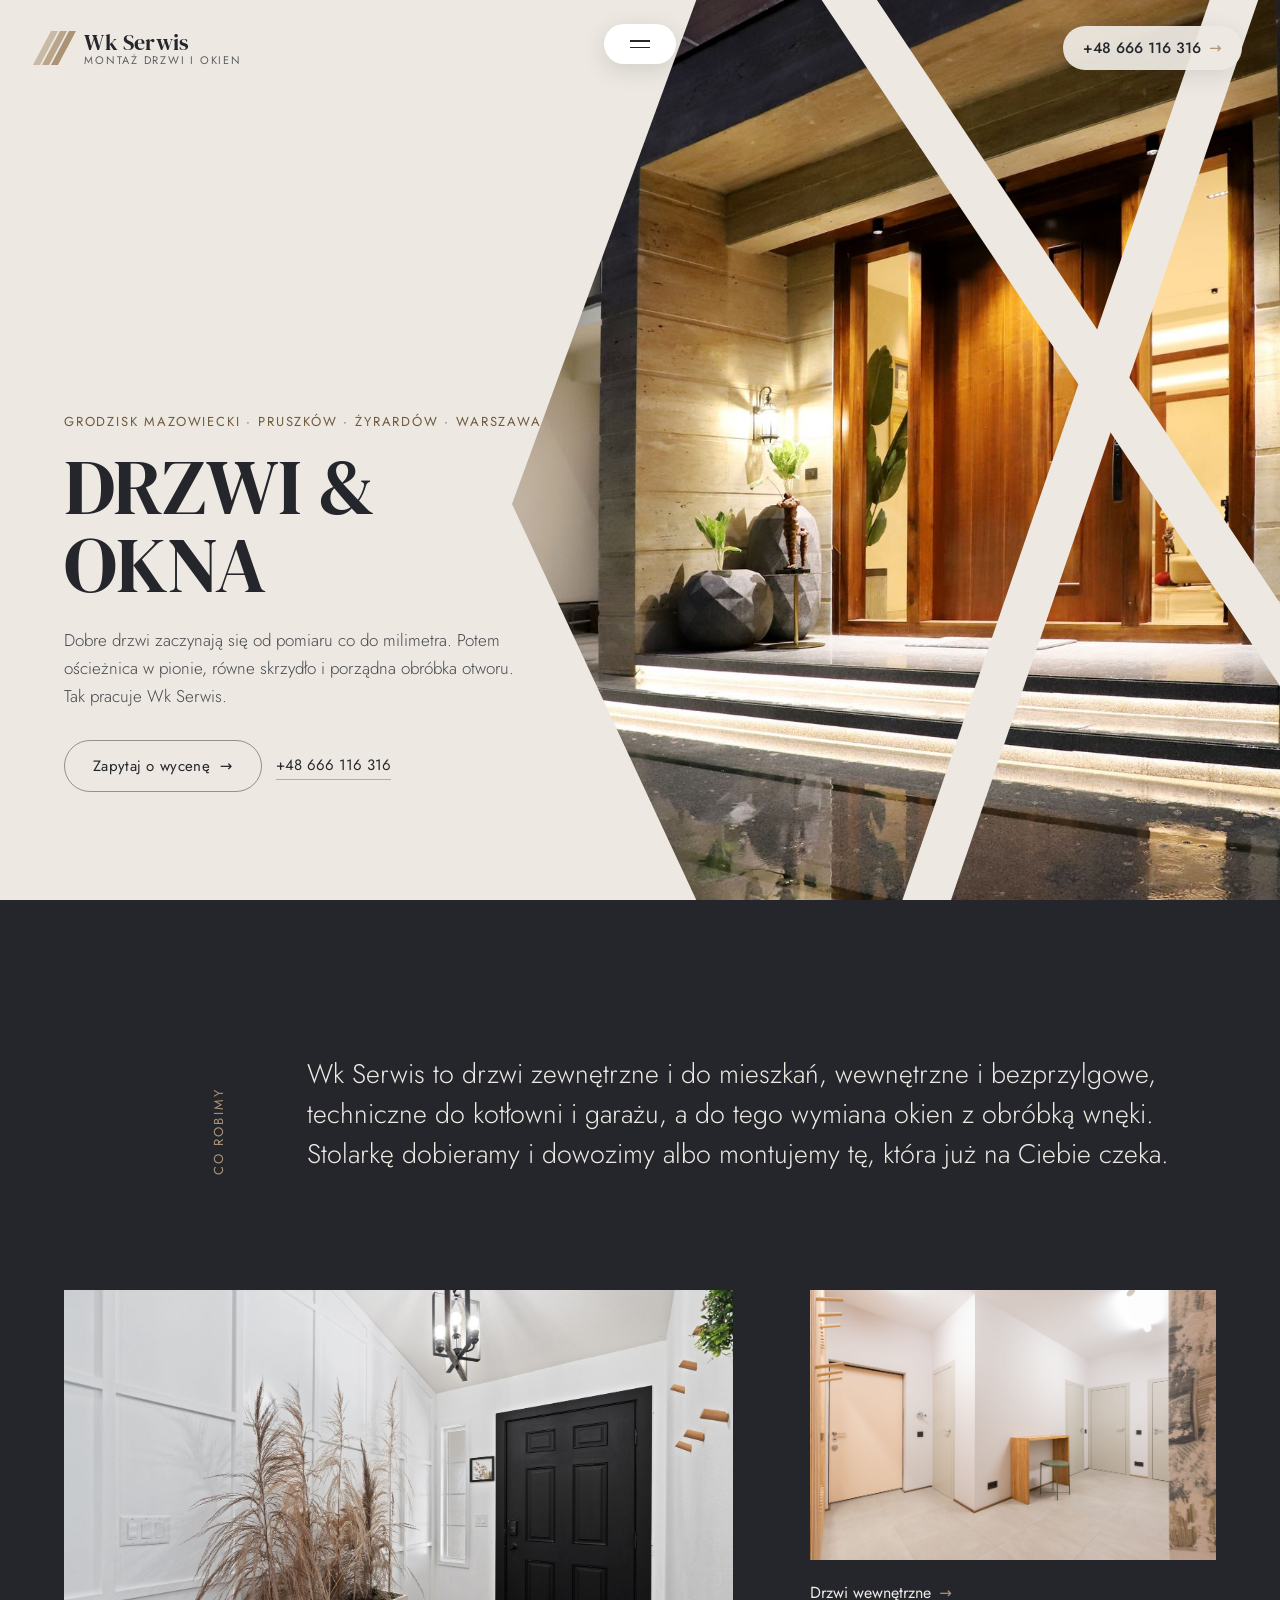
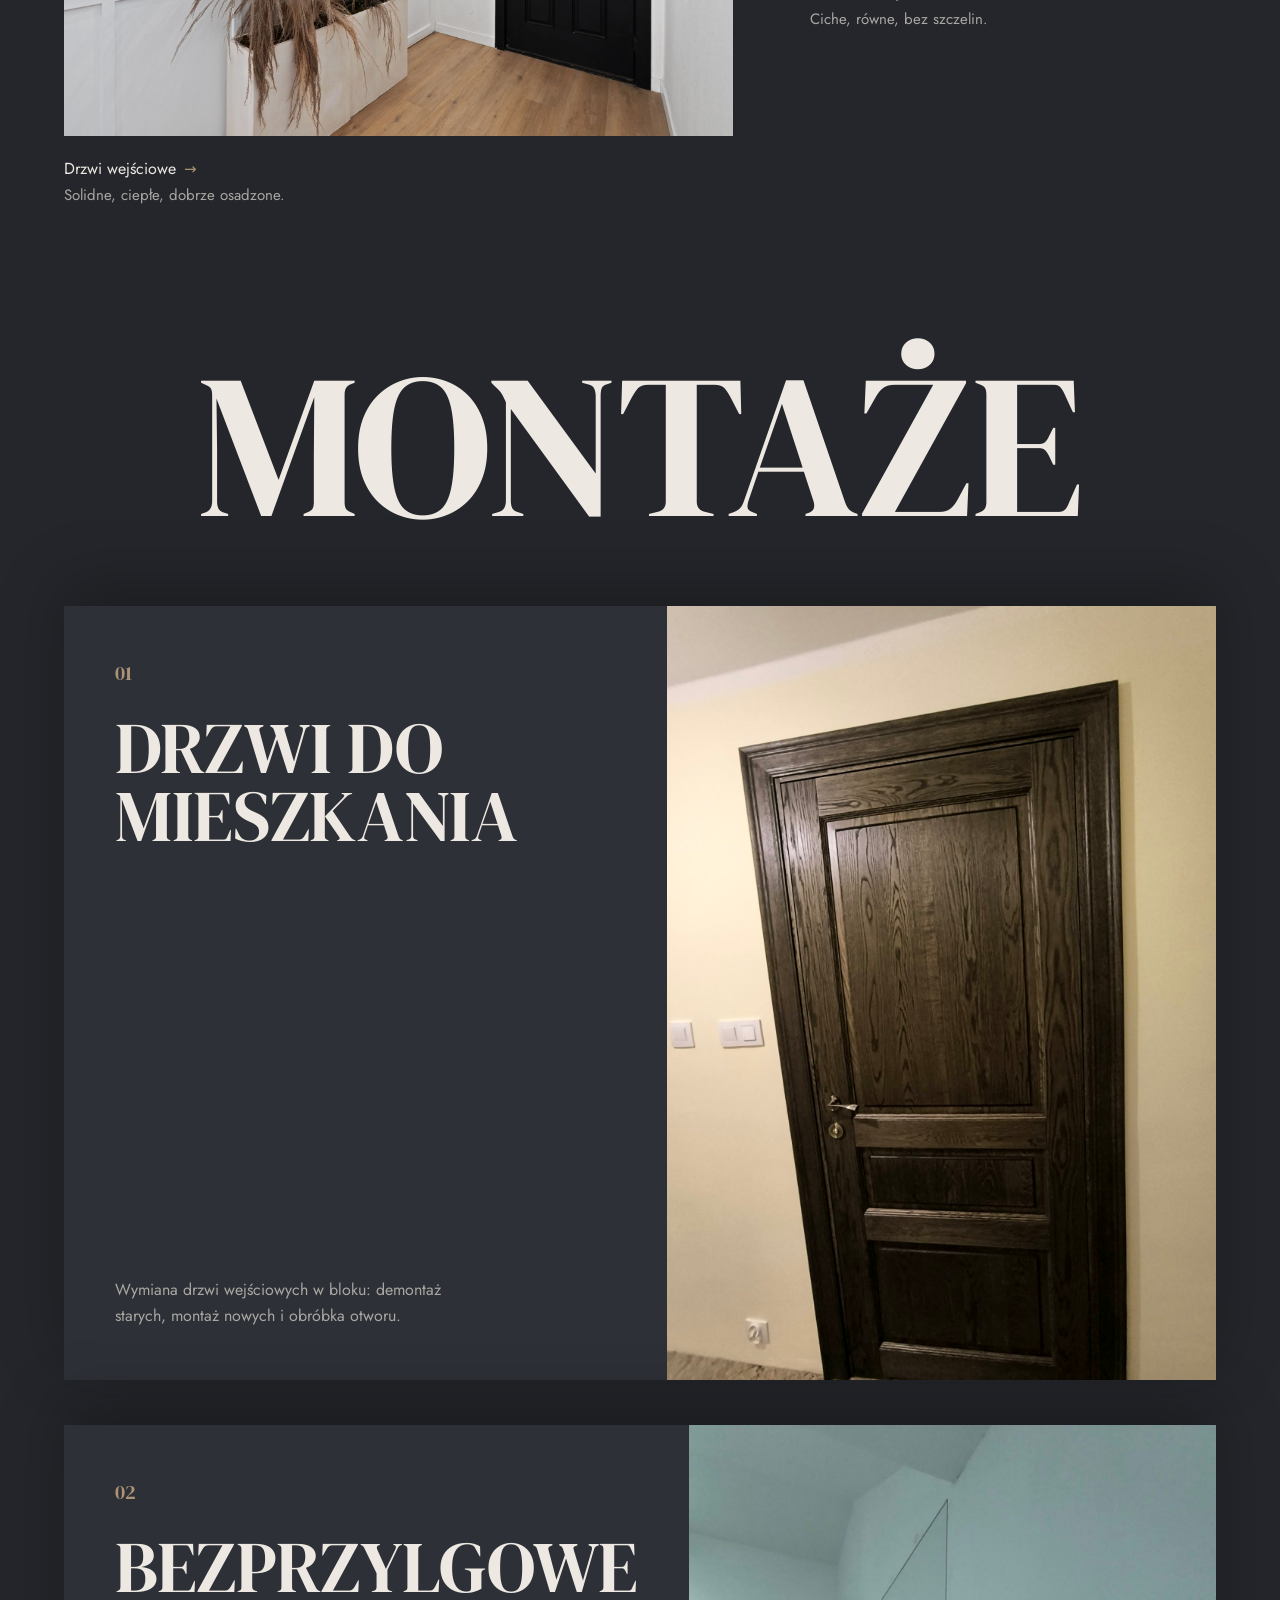
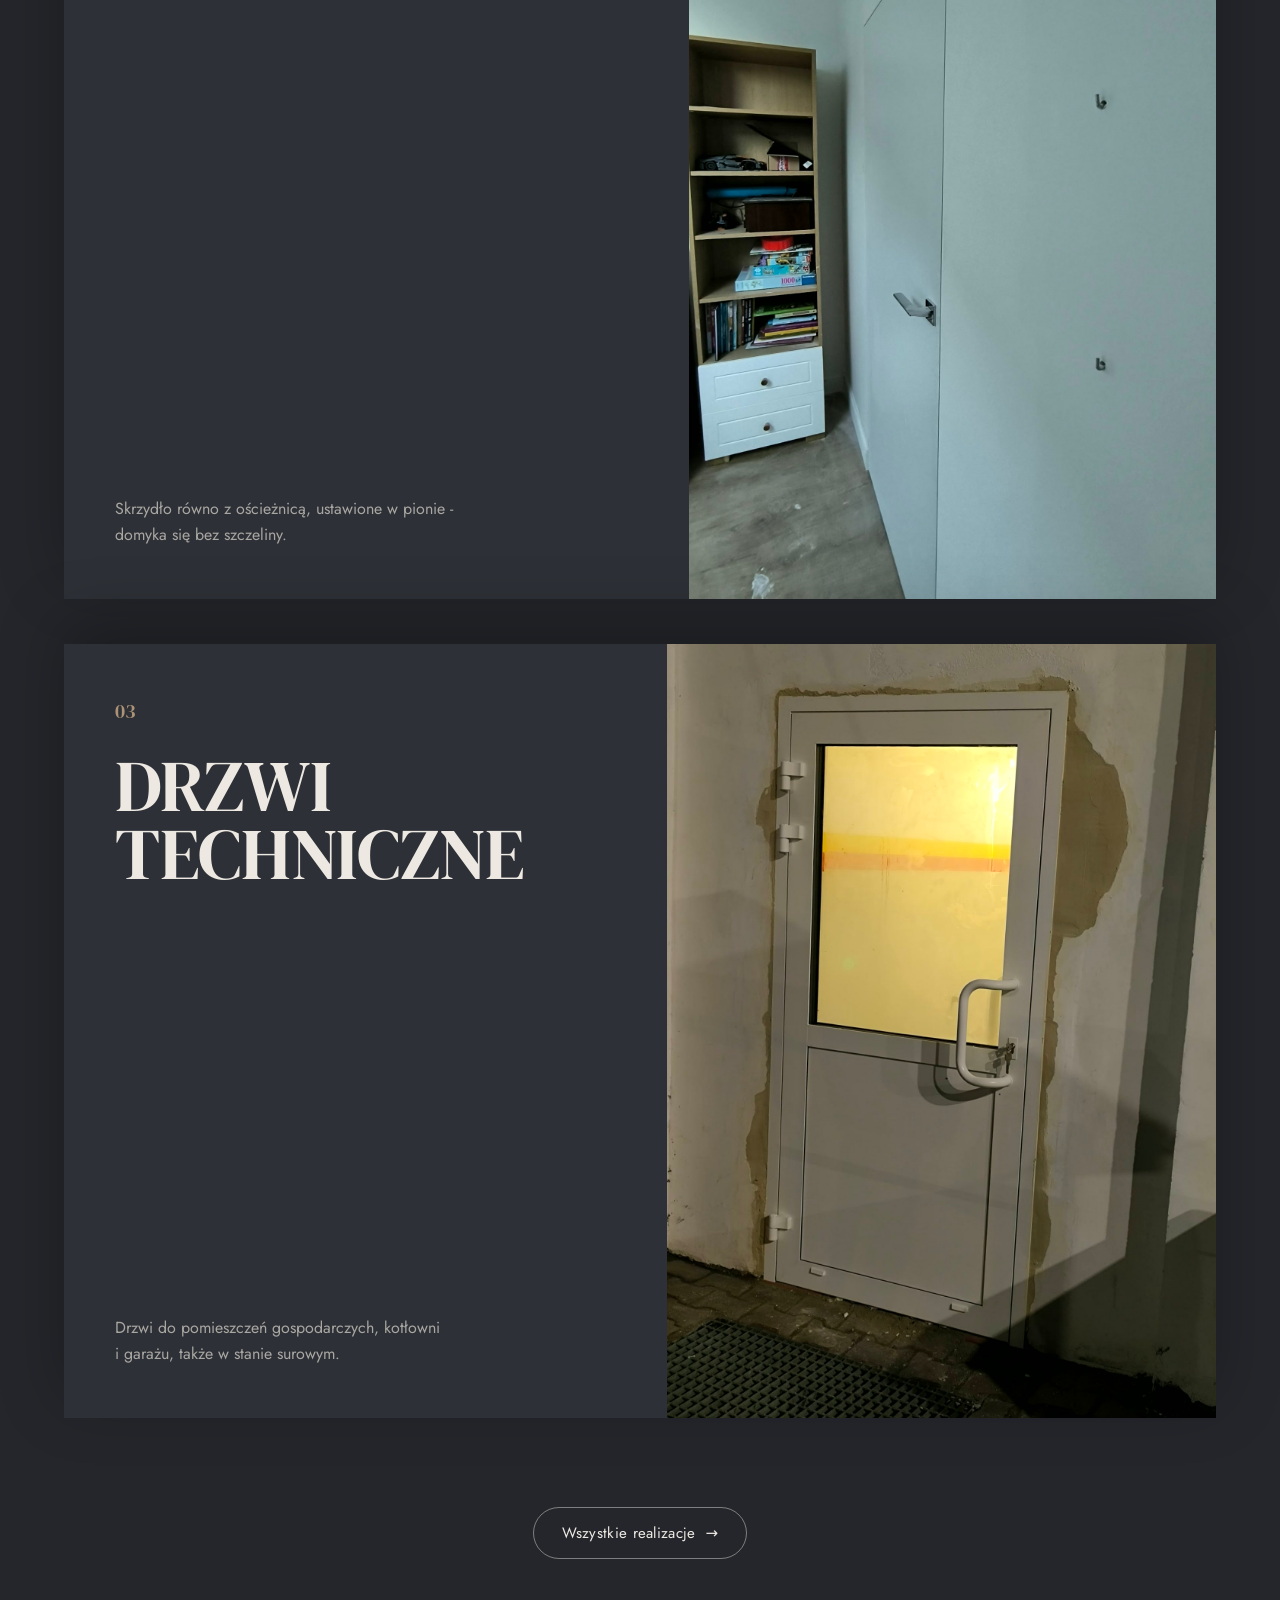
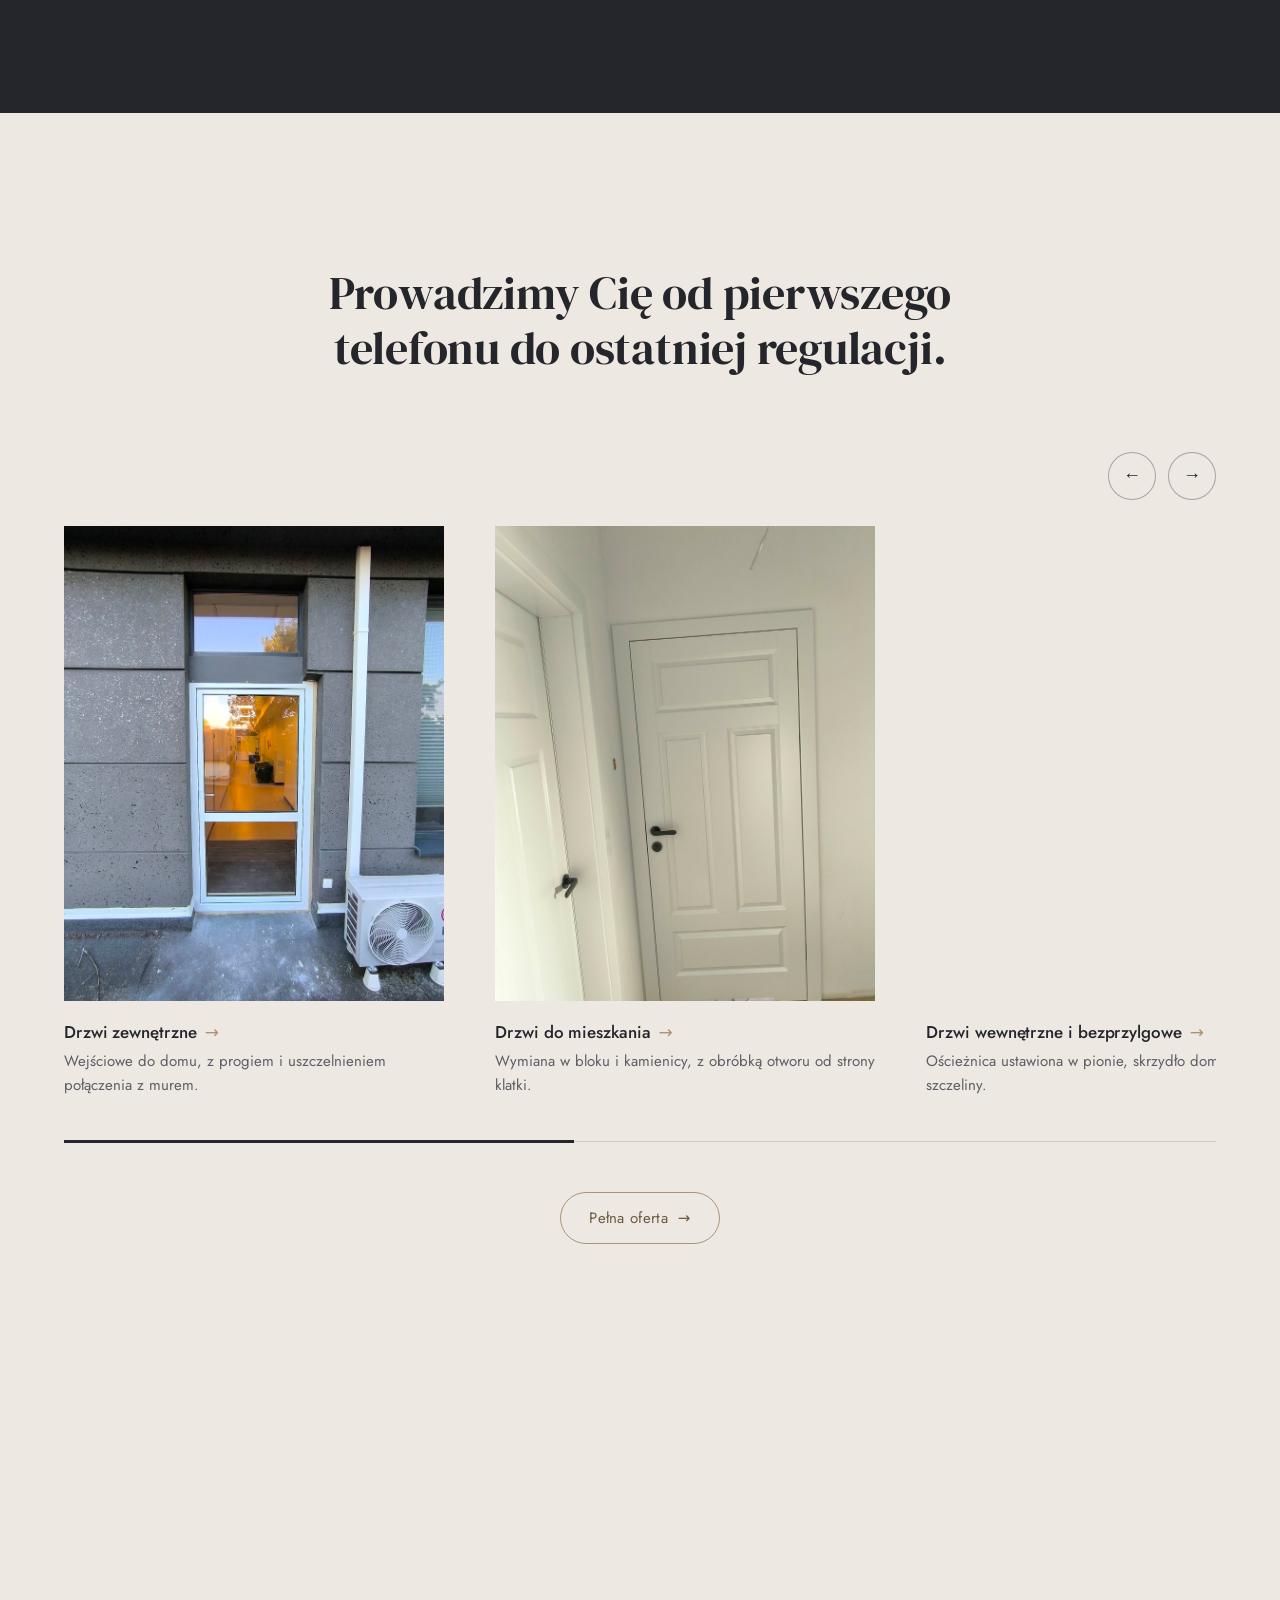
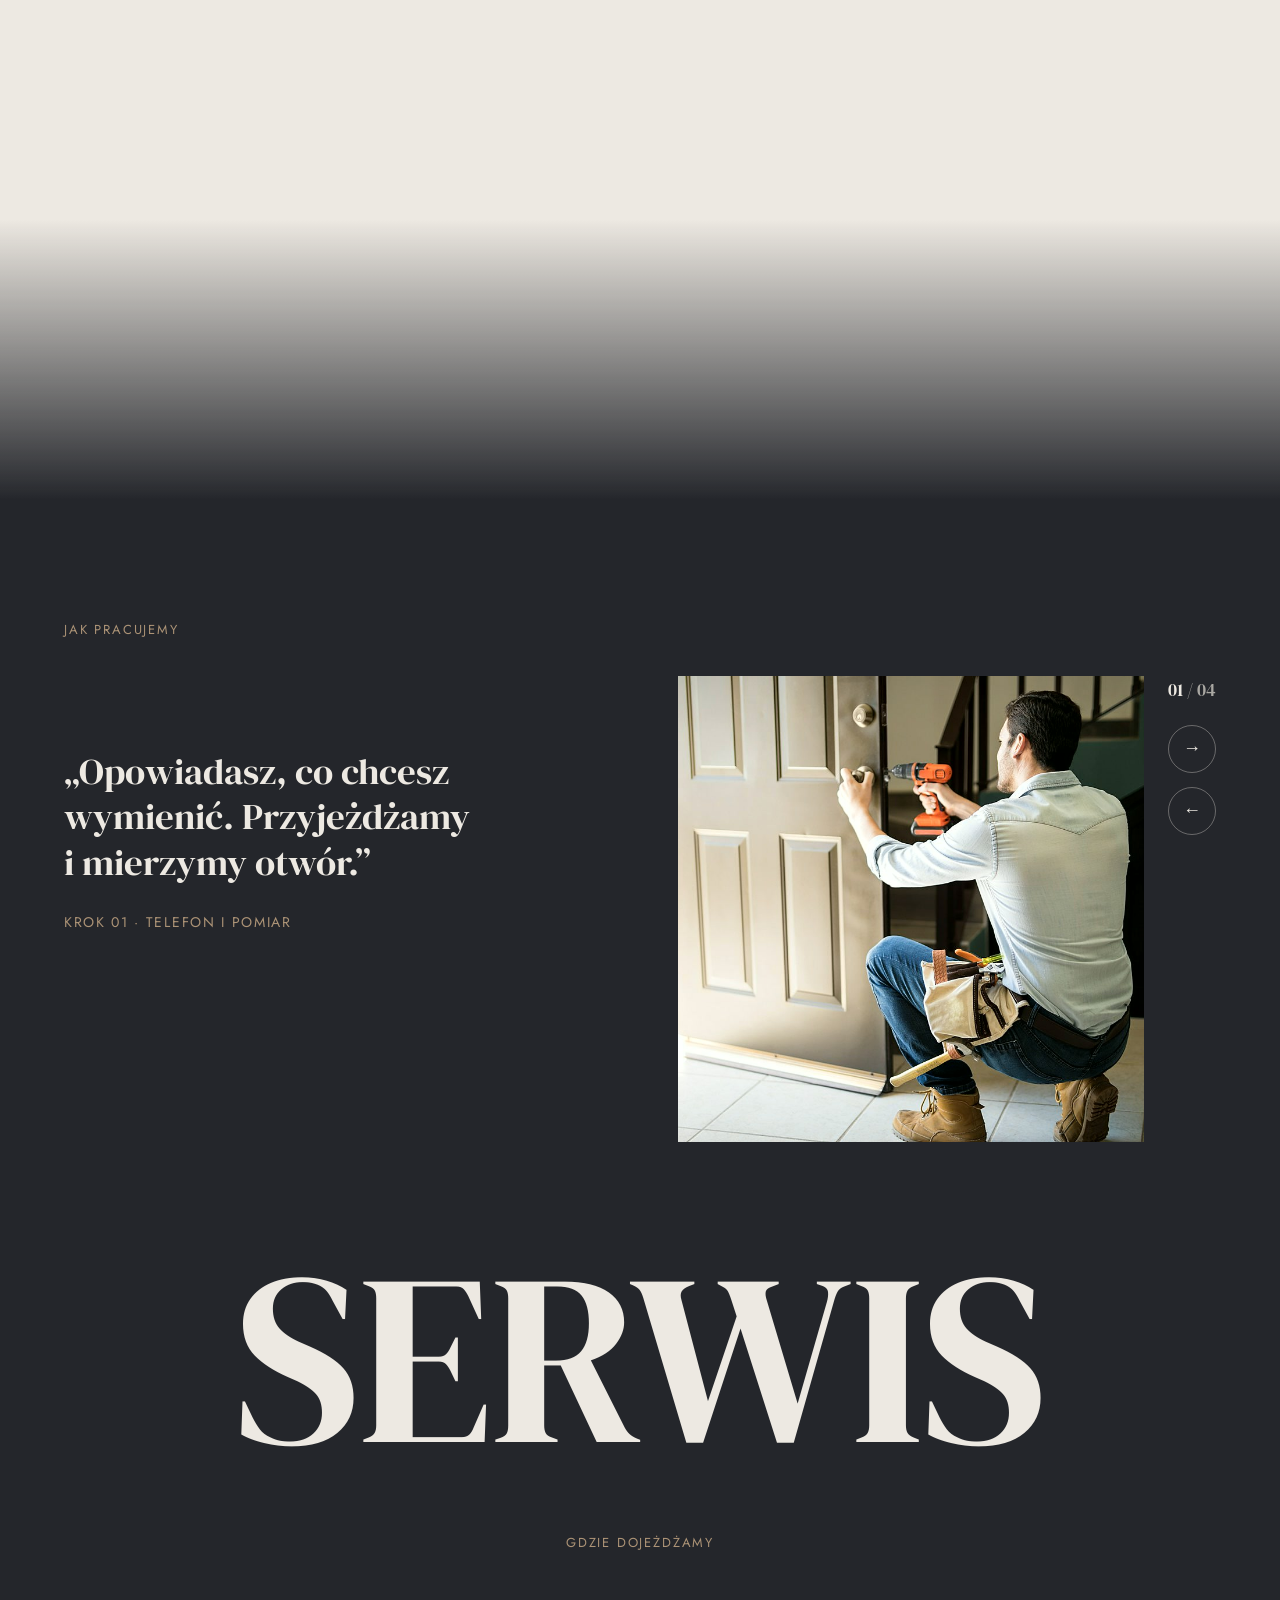
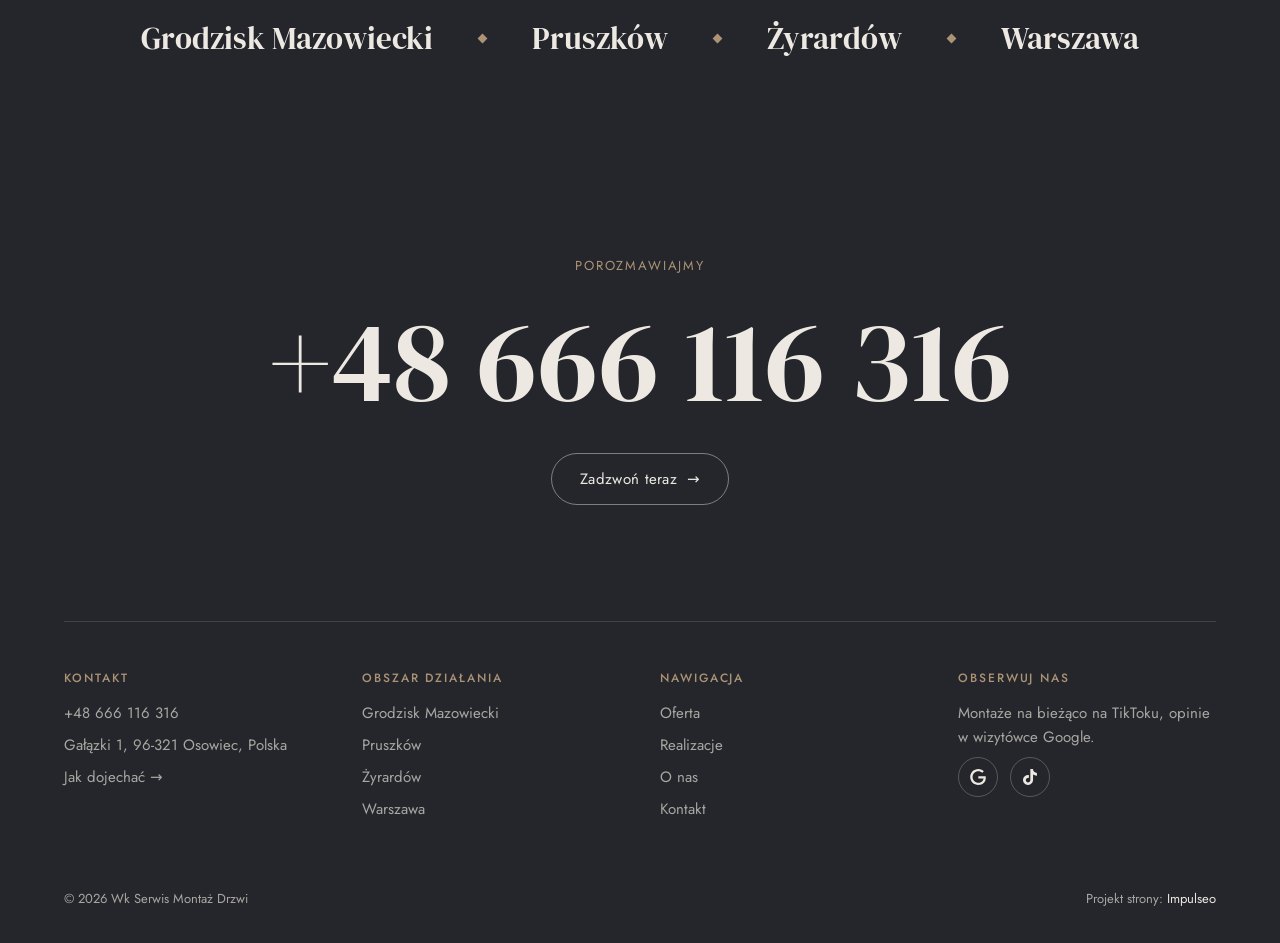
<file: index.html>
<!DOCTYPE html>
<html lang="pl">
<head>
<meta charset="UTF-8">
<meta name="theme-color" content="#ede9e2">
<meta name="viewport" content="width=device-width, initial-scale=1.0">
<title>Wk Serwis - montaż drzwi i okien · Grodzisk Mazowiecki</title>
<meta name="description" content="Wk Serwis Montaż Drzwi - wymiana i montaż drzwi zewnętrznych, wewnętrznych, bezprzylgowych i technicznych oraz wymiana okien z obróbką. Grodzisk Mazowiecki, Pruszków, Żyrardów i Warszawa.">
<link rel="canonical" href="https://kris20032.github.io/wk-serwis-montaz-drzwi/">
<meta name="robots" content="noindex, nofollow">
<meta property="og:type" content="website">
<meta property="og:locale" content="pl_PL">
<meta property="og:site_name" content="Wk Serwis Montaż Drzwi">
<meta property="og:title" content="Wk Serwis - montaż drzwi i okien · Grodzisk Mazowiecki">
<meta property="og:description" content="Wk Serwis Montaż Drzwi - wymiana i montaż drzwi zewnętrznych, wewnętrznych, bezprzylgowych i technicznych oraz wymiana okien z obróbką. Grodzisk Mazowiecki, Pruszków, Żyrardów i Warszawa.">
<meta property="og:url" content="https://kris20032.github.io/wk-serwis-montaz-drzwi/">
<meta property="og:image" content="https://kris20032.github.io/wk-serwis-montaz-drzwi/img/og.jpg">
<meta property="og:image:width" content="1200">
<meta property="og:image:height" content="630">
<meta name="twitter:card" content="summary_large_image">
<script type="application/ld+json">{"@context": "https://schema.org", "@type": "LocalBusiness", "name": "Wk Serwis Montaż Drzwi", "url": "https://kris20032.github.io/wk-serwis-montaz-drzwi/", "telephone": "+48666116316", "image": "https://kris20032.github.io/wk-serwis-montaz-drzwi/img/og.jpg", "areaServed": "Grodzisk Mazowiecki", "sameAs": ["https://maps.google.com/?cid=6855969109959741262&g_mp=Cidnb29nbGUubWFwcy5wbGFjZXMudjEuUGxhY2VzLlNlYXJjaFRleHQQAhgEIAA", "https://www.tiktok.com/@krzysztof.waclawek"]}</script>
<link rel="preconnect" href="https://fonts.googleapis.com">
<link rel="preconnect" href="https://fonts.gstatic.com" crossorigin>
<link href="https://fonts.googleapis.com/css2?family=DM+Serif+Display&family=Jost:wght@300;400;500&display=swap" rel="stylesheet">
<link rel="stylesheet" href="assets/styles.css?v=20261020">
</head>
<body>

<header class="topbar">
  <a class="brand" href="index.html" aria-label="Wk Serwis Montaż Drzwi - strona główna"><span class="brand-mark" aria-hidden="true"><i></i><i></i><i></i></span><span class="brand-txt"><b>Wk Serwis</b><small>Montaż drzwi i&nbsp;okien</small></span></a>
  <a class="top-phone" href="tel:+48666116316" aria-label="Zadzwoń +48 666 116 316"><span class="txt">+48 666 116 316</span><span class="arr">→</span><span class="ico" aria-hidden="true"><svg width="16" height="16" viewBox="0 0 24 24" fill="none" aria-hidden="true"><path d="M6.6 10.8a15.5 15.5 0 0 0 6.6 6.6l2.2-2.2a1 1 0 0 1 1-.24 11.4 11.4 0 0 0 3.6.58 1 1 0 0 1 1 1V20a1 1 0 0 1-1 1A17 17 0 0 1 3 4a1 1 0 0 1 1-1h3.5a1 1 0 0 1 1 1c0 1.25.2 2.46.58 3.6a1 1 0 0 1-.25 1l-2.23 2.2Z" fill="currentColor"/></svg></span></a>
</header>
<button class="menu-pill" aria-label="Menu" aria-expanded="false"><span></span><span></span></button>
<div class="menu" role="dialog" aria-label="Menu">
  <div class="wrap menu-grid">
    <nav class="menu-links">
      <a href="index.html" aria-current="page">Strona główna</a>
      <a href="oferta.html">Oferta</a>
      <a href="realizacje.html">Realizacje</a>
      <a href="o-nas.html">O&nbsp;nas</a>
      <a href="kontakt.html">Kontakt</a>
    </nav>
    <div class="menu-side">
      <span class="kicker">Kontakt</span>
      <a href="tel:+48666116316">+48 666 116 316</a>
      <span>Gałązki 1, 96-321 Osowiec, Polska</span>
      <span>Grodzisk Mazowiecki · Pruszków · Żyrardów · Warszawa</span>
      <a href="kontakt.html" class="pill pill-light" style="align-self:flex-start;margin-top:10px">Zapytaj o&nbsp;wycenę <span class="arr">→</span></a>
    </div>
  </div>
</div>

<main>
<section class="hero">
  <div class="hero-art">
    <img src="img/hero.jpg" alt="Drewniane drzwi wejściowe w nowoczesnym domu" width="1880" height="1253" fetchpriority="high" decoding="async">
    <svg class="hero-x" viewBox="0 0 100 100" preserveAspectRatio="none" aria-hidden="true"><line x1="40" y1="-5" x2="105" y2="78"/><line x1="96" y1="-5" x2="52" y2="105"/></svg>
  </div>
  <div class="wrap hero-copy">
    <div class="inner reveal">
      <span class="kicker">Grodzisk Mazowiecki · Pruszków · Żyrardów · Warszawa</span>
      <h1>Drzwi &amp;<br>okna</h1>
      <p class="lead">Dobre drzwi zaczynają się od pomiaru co do milimetra. Potem ościeżnica w&nbsp;pionie, równe skrzydło i&nbsp;porządna obróbka otworu. Tak pracuje Wk Serwis.</p>
      <div class="hero-actions">
        <a href="kontakt.html" class="pill pill-dark">Zapytaj o&nbsp;wycenę <span class="arr">→</span></a>
        <a href="tel:+48666116316" class="tel-link">+48 666 116 316</a>
      </div>
    </div>
  </div>
</section>

<section class="dark sec" id="co-robimy">
  <div class="wrap">
    <div class="intro reveal">
      <span class="vlabel">Co robimy</span>
      <p>Wk Serwis to drzwi zewnętrzne i&nbsp;do mieszkań, wewnętrzne i&nbsp;bezprzylgowe, techniczne do kotłowni i&nbsp;garażu, a&nbsp;do tego wymiana okien z&nbsp;obróbką wnęki. Stolarkę dobieramy i&nbsp;dowozimy albo montujemy tę, która już na Ciebie czeka.</p>
    </div>
    <div class="duo">
      <a class="duo-card reveal" href="oferta.html">
        <figure><img src="img/g15.jpg" alt="Czarne drzwi w jasnym przedpokoju" width="1880" height="1253" decoding="async"></figure>
        <div class="cap"><b>Drzwi wejściowe <span class="arr">→</span></b><span>Solidne, ciepłe, dobrze osadzone.</span></div>
      </a>
      <a class="duo-card reveal" href="oferta.html">
        <figure><img src="img/g13.jpg" alt="Jasne drzwi wewnętrzne w mieszkaniu" width="1880" height="1255" decoding="async"></figure>
        <div class="cap"><b>Drzwi wewnętrzne <span class="arr">→</span></b><span>Ciche, równe, bez szczelin.</span></div>
      </a>
    </div>
  </div>
  <h2 class="giant g-work reveal">Montaże</h2>
  <div class="wrap">
    <div class="stack">
    <article class="proj">
      <div class="proj-copy"><span class="num">01</span><div><h3>Drzwi do<br>mieszkania</h3></div><p>Wymiana drzwi wejściowych w&nbsp;bloku: demontaż starych, montaż nowych i&nbsp;obróbka otworu.</p></div>
      <figure><img src="img/g1.jpg" alt="Drzwi do mieszkania" loading="lazy" width="1502" height="2044" decoding="async"></figure>
    </article>
    <article class="proj">
      <div class="proj-copy"><span class="num">02</span><div><h3>Bezprzylgowe</h3></div><p>Skrzydło równo z&nbsp;ościeżnicą, ustawione w&nbsp;pionie - domyka się bez szczeliny.</p></div>
      <figure><img src="img/g3.jpg" alt="Bezprzylgowe" loading="lazy" width="1510" height="2052" decoding="async"></figure>
    </article>
    <article class="proj">
      <div class="proj-copy"><span class="num">03</span><div><h3>Drzwi<br>techniczne</h3></div><p>Drzwi do pomieszczeń gospodarczych, kotłowni i&nbsp;garażu, także w&nbsp;stanie surowym.</p></div>
      <figure><img src="img/g6.jpg" alt="Drzwi techniczne" loading="lazy" width="1484" height="2032" decoding="async"></figure>
    </article>
    </div>
    <div class="stack-cta"><a href="realizacje.html" class="pill pill-light">Wszystkie realizacje <span class="arr">→</span></a></div>
  </div>
</section>

<section class="sec guide">
  <div class="wrap">
    <h2 class="reveal">Prowadzimy Cię od pierwszego telefonu do ostatniej regulacji.</h2>
  </div>
  <div class="wrap carousel reveal">
    <div class="car-nav"><button class="car-btn" data-dir="1" aria-label="Dalej">→</button><button class="car-btn" data-dir="-1" aria-label="Wstecz">←</button></div>
    <div class="car-track">
      <article class="svc">
        <figure><img src="img/g4.jpg" alt="Drzwi zewnętrzne" loading="lazy" width="1600" height="2133" decoding="async"></figure>
        <h3>Drzwi zewnętrzne <span class="arr">→</span></h3>
        <p>Wejściowe do domu, z&nbsp;progiem i&nbsp;uszczelnieniem połączenia z&nbsp;murem.</p>
      </article>
      <article class="svc">
        <figure><img src="img/g2.jpg" alt="Drzwi do mieszkania" loading="lazy" width="1600" height="2133" decoding="async"></figure>
        <h3>Drzwi do mieszkania <span class="arr">→</span></h3>
        <p>Wymiana w&nbsp;bloku i&nbsp;kamienicy, z&nbsp;obróbką otworu od strony klatki.</p>
      </article>
      <article class="svc">
        <figure><img src="img/g11.jpg" alt="Drzwi wewnętrzne i bezprzylgowe" loading="lazy" width="1880" height="1255" decoding="async"></figure>
        <h3>Drzwi wewnętrzne i&nbsp;bezprzylgowe <span class="arr">→</span></h3>
        <p>Ościeżnica ustawiona w&nbsp;pionie, skrzydło domyka się bez szczeliny.</p>
      </article>
      <article class="svc">
        <figure><img src="img/g7.jpg" alt="Drzwi techniczne" loading="lazy" width="1600" height="2133" decoding="async"></figure>
        <h3>Drzwi techniczne <span class="arr">→</span></h3>
        <p>Kotłownia, garaż, piwnica - montujemy także w&nbsp;stanie surowym.</p>
      </article>
      <article class="svc">
        <figure><img src="img/g5.jpg" alt="Wymiana okien" loading="lazy" width="1600" height="2133" decoding="async"></figure>
        <h3>Wymiana okien <span class="arr">→</span></h3>
        <p>Demontaż starego, osadzenie nowego okna, pianka i&nbsp;obróbka wnęki.</p>
      </article>
      <article class="svc">
        <figure><img src="img/g8.jpg" alt="Regulacje i przeróbki" loading="lazy" width="1160" height="756" decoding="async"></figure>
        <h3>Regulacje i&nbsp;przeróbki <span class="arr">→</span></h3>
        <p>Kierunek otwierania, okucia i&nbsp;drobne poprawki wokół otworu.</p>
      </article>
    </div>
    <div class="car-bar" aria-hidden="true"><i></i></div>
    <div class="guide-cta"><a href="oferta.html" class="pill pill-gold">Pełna oferta <span class="arr">→</span></a></div>
  </div>
</section>

<section class="stopklatka" aria-hidden="true">
  <div class="stk-bg" style="background-image:url(img/g14.jpg)"></div>
</section>

<section class="dark proces proces-os">
  <div class="wrap">
    <div class="proc-head reveal"><span class="kicker">Jak pracujemy</span></div>
    <div class="proc-grid reveal">
      <div class="proc-slides">
        <div class="proc-slide on"><blockquote>„Opowiadasz, co chcesz wymienić. Przyjeżdżamy i&nbsp;mierzymy otwór.”</blockquote><div class="who">Krok 01 · Telefon i&nbsp;pomiar</div></div>
        <div class="proc-slide"><blockquote>„Doradzamy drzwi albo okno pod otwór i&nbsp;budżet. Podajemy cenę i&nbsp;termin.”</blockquote><div class="who">Krok 02 · Dobór i&nbsp;wycena</div></div>
        <div class="proc-slide"><blockquote>„Wyjmujemy starą stolarkę i&nbsp;osadzamy nową w&nbsp;pionie i&nbsp;poziomie.”</blockquote><div class="who">Krok 03 · Demontaż i&nbsp;montaż</div></div>
        <div class="proc-slide"><blockquote>„Obrabiamy otwór, regulujemy skrzydło i&nbsp;okucia, a&nbsp;stare drzwi zabieramy ze sobą.”</blockquote><div class="who">Krok 04 · Obróbka i&nbsp;regulacja</div></div>
      </div>
      <div class="proc-side">
        <div class="proc-imgs">
          <img src="img/g9.jpg" alt="Telefon i pomiar" loading="lazy" width="1200" height="800" decoding="async" class="on">
          <img src="img/g12.jpg" alt="Dobór i wycena" loading="lazy" width="1880" height="1255" decoding="async">
          <img src="img/g10.jpg" alt="Demontaż i montaż" loading="lazy" width="1200" height="800" decoding="async">
          <img src="img/g16.jpg" alt="Obróbka i regulacja" loading="lazy" width="1880" height="1255" decoding="async">
        </div>
        <div class="proc-ctrl">
          <div class="proc-count" aria-hidden="true"><span class="pc-cur">01</span> <span class="pc-all">/ 04</span></div>
          <button class="car-btn" data-dir="1" aria-label="Następny krok">→</button>
          <button class="car-btn" data-dir="-1" aria-label="Poprzedni krok">←</button>
        </div>
      </div>
    </div>
  </div>
  <h2 class="giant g-kudos reveal" style="margin-top:clamp(70px,9vw,130px)">Serwis</h2>
  <div class="wrap areas-wrap">
    <span class="kicker" style="display:block;margin-top:clamp(50px,6vw,80px)">Gdzie dojeżdżamy</span>
    <ul class="areas"><li>Grodzisk Mazowiecki</li><li>Pruszków</li><li>Żyrardów</li><li>Warszawa</li></ul>
  </div>
</section>
</main>

<footer>
  <div class="wrap">
    <div class="f-cta reveal">
      <span class="kicker">Porozmawiajmy</span>
      <a class="f-phone" href="tel:+48666116316">+48 666 116 316</a>
      <a class="pill pill-light" href="tel:+48666116316">Zadzwoń teraz <span class="arr">→</span></a>
    </div>
    <div class="f-grid">
      <div class="f-col">
        <h4>Kontakt</h4>
        <a href="tel:+48666116316">+48 666 116 316</a>
        <p>Gałązki 1, 96-321 Osowiec, Polska</p>
        <a href="https://maps.google.com/?cid=6855969109959741262&g_mp=Cidnb29nbGUubWFwcy5wbGFjZXMudjEuUGxhY2VzLlNlYXJjaFRleHQQAhgEIAA" target="_blank" rel="noopener">Jak dojechać →</a>
      </div>
      <div class="f-col">
        <h4>Obszar działania</h4>
        <p>Grodzisk Mazowiecki</p>
        <p>Pruszków</p>
        <p>Żyrardów</p>
        <p>Warszawa</p>
      </div>
      <div class="f-col">
        <h4>Nawigacja</h4>
        <a href="oferta.html">Oferta</a>
        <a href="realizacje.html">Realizacje</a>
        <a href="o-nas.html">O&nbsp;nas</a>
        <a href="kontakt.html">Kontakt</a>
      </div>
      <div class="f-col">
        <h4>Obserwuj nas</h4>
        <p>Montaże na bieżąco na TikToku, opinie w&nbsp;wizytówce Google.</p>
        <div class="foot-soc">
          <a class="soc" href="https://maps.google.com/?cid=6855969109959741262&g_mp=Cidnb29nbGUubWFwcy5wbGFjZXMudjEuUGxhY2VzLlNlYXJjaFRleHQQAhgEIAA" target="_blank" rel="noopener" aria-label="Google - Wk Serwis Montaż Drzwi"><svg viewBox="0 0 24 24" aria-hidden="true" focusable="false"><path d="M12.48 10.92v3.28h7.84c-.24 1.84-.853 3.187-1.787 4.133-1.147 1.147-2.933 2.4-6.053 2.4-4.827 0-8.6-3.893-8.6-8.72s3.773-8.72 8.6-8.72c2.6 0 4.507 1.027 5.907 2.347l2.307-2.307C18.747 1.44 16.133 0 12.48 0 5.867 0 .307 5.387.307 12s5.56 12 12.173 12c3.573 0 6.267-1.173 8.373-3.36 2.16-2.16 2.84-5.213 2.84-7.667 0-.76-.053-1.467-.173-2.053H12.48z" fill="currentColor"/></svg></a>
          <a class="soc" href="https://www.tiktok.com/@krzysztof.waclawek" target="_blank" rel="noopener" aria-label="TikTok - Wk Serwis Montaż Drzwi"><svg viewBox="0 0 24 24" aria-hidden="true" focusable="false"><path d="M12.525.02c1.31-.02 2.61-.01 3.91-.02.08 1.53.63 3.09 1.75 4.17 1.12 1.11 2.7 1.62 4.24 1.79v4.03c-1.44-.05-2.89-.35-4.2-.97-.57-.26-1.1-.59-1.62-.93-.01 2.92.01 5.84-.02 8.75-.08 1.4-.54 2.79-1.35 3.94-1.31 1.92-3.58 3.17-5.91 3.21-1.43.08-2.86-.31-4.08-1.03-2.02-1.19-3.44-3.37-3.65-5.71-.02-.5-.03-1-.01-1.49.18-1.9 1.12-3.72 2.58-4.96 1.66-1.44 3.98-2.13 6.15-1.72.02 1.48-.04 2.96-.04 4.44-.99-.32-2.15-.23-3.02.37-.63.41-1.11 1.04-1.36 1.75-.21.51-.15 1.07-.14 1.61.24 1.64 1.82 3.02 3.5 2.87 1.12-.01 2.19-.66 2.77-1.61.19-.33.4-.67.41-1.06.1-1.79.06-3.57.07-5.36.01-4.03-.01-8.05.02-12.07z" fill="currentColor"/></svg></a>
        </div>
      </div>
    </div>
    <div class="f-bot">
      <span>© 2026 Wk Serwis Montaż Drzwi</span>
      <span>Projekt strony: <a class="foot-credit" href="https://impulseo.pl" target="_blank" rel="noopener">Impulseo</a></span>
    </div>
  </div>
</footer>
<div class="sticky-reserve"><a class="sr-book" href="kontakt.html">Zapytaj o&nbsp;wycenę</a><a class="sr-call" href="tel:+48666116316" aria-label="Zadzwoń"><svg width="16" height="16" viewBox="0 0 24 24" fill="none" aria-hidden="true"><path d="M6.6 10.8a15.5 15.5 0 0 0 6.6 6.6l2.2-2.2a1 1 0 0 1 1-.24 11.4 11.4 0 0 0 3.6.58 1 1 0 0 1 1 1V20a1 1 0 0 1-1 1A17 17 0 0 1 3 4a1 1 0 0 1 1-1h3.5a1 1 0 0 1 1 1c0 1.25.2 2.46.58 3.6a1 1 0 0 1-.25 1l-2.23 2.2Z" fill="currentColor"/></svg></a></div>
<div class="demo-wazne" data-do="2026-10-26" data-cykl="3" hidden><svg class="dw-ico" width="13" height="13" viewBox="0 0 24 24" fill="none" aria-hidden="true"><circle cx="12" cy="12" r="8.6" stroke="currentColor" stroke-width="1.8"/><path d="M12 7.2V12l3.3 2" stroke="currentColor" stroke-width="1.8" stroke-linecap="round"/></svg><span class="dw-txt"></span></div>

<script src="assets/main.js?v=20261020"></script>
</body>
</html>
</file>
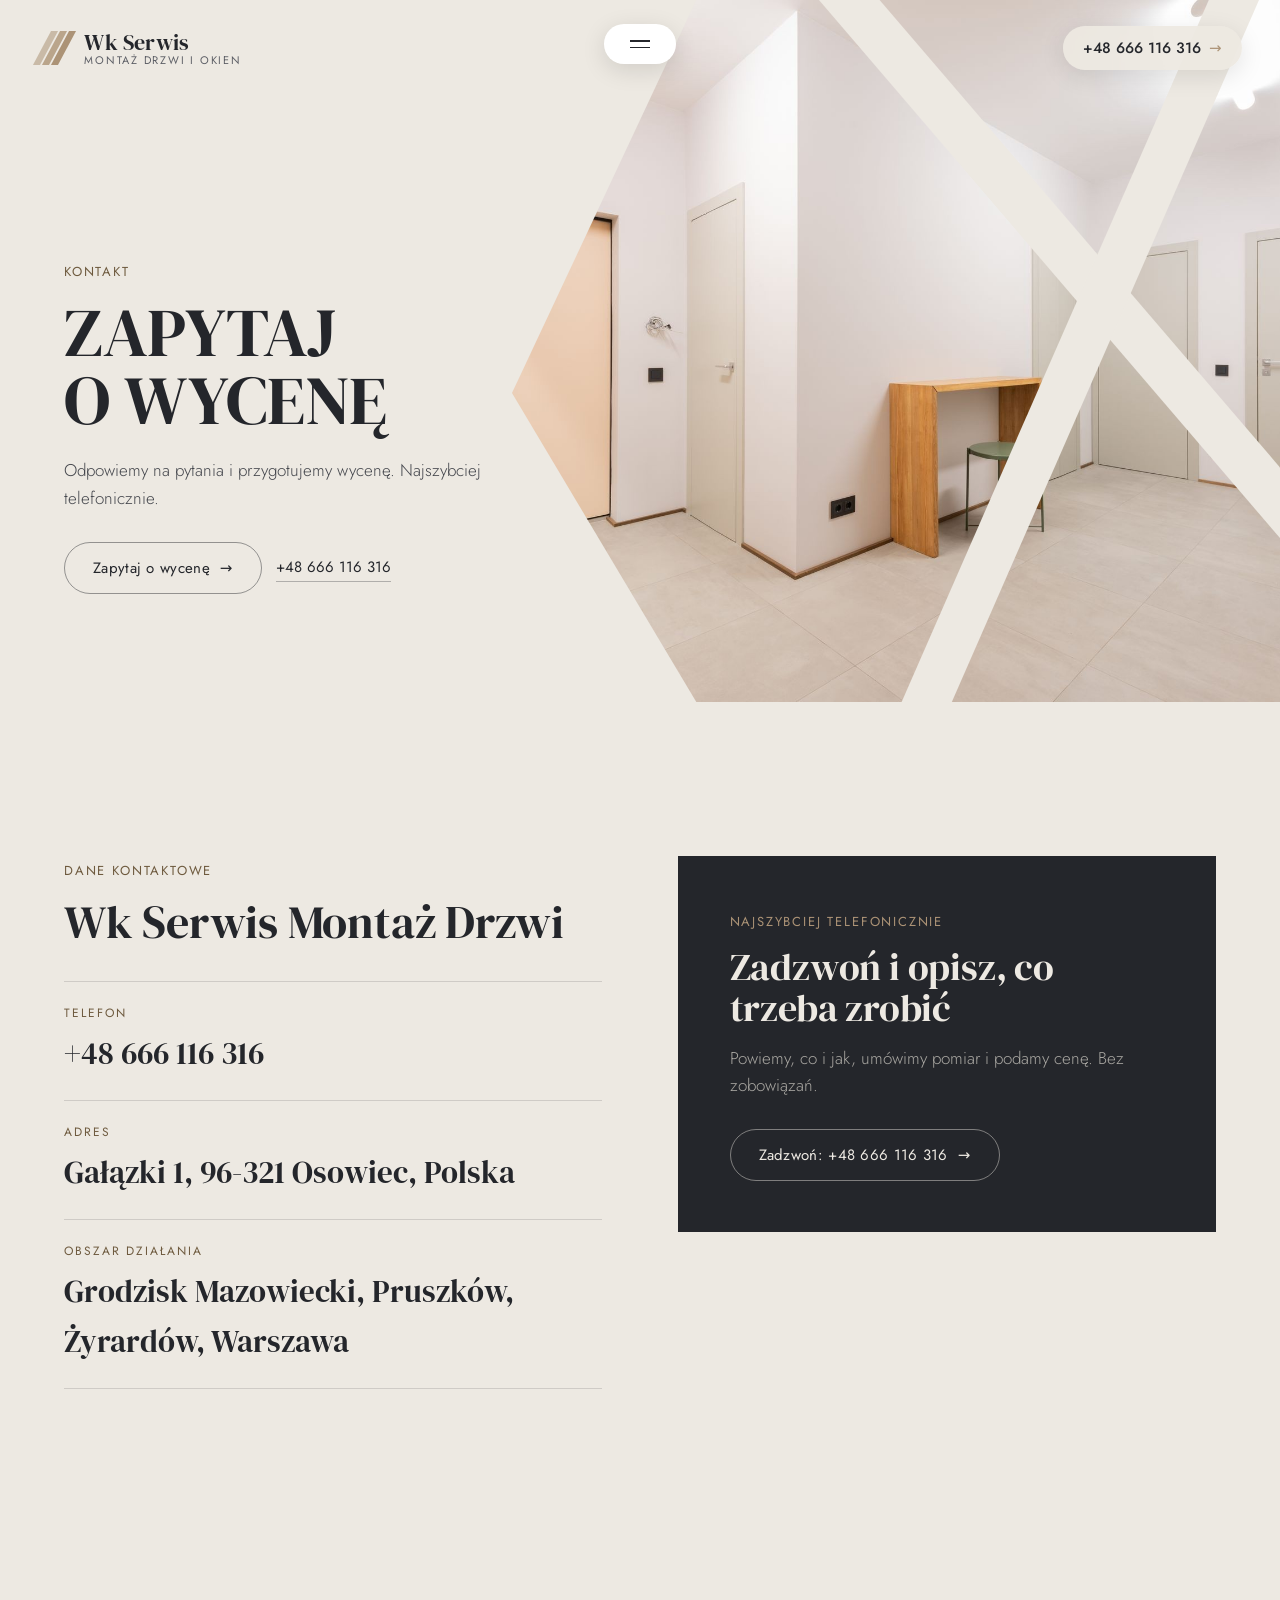
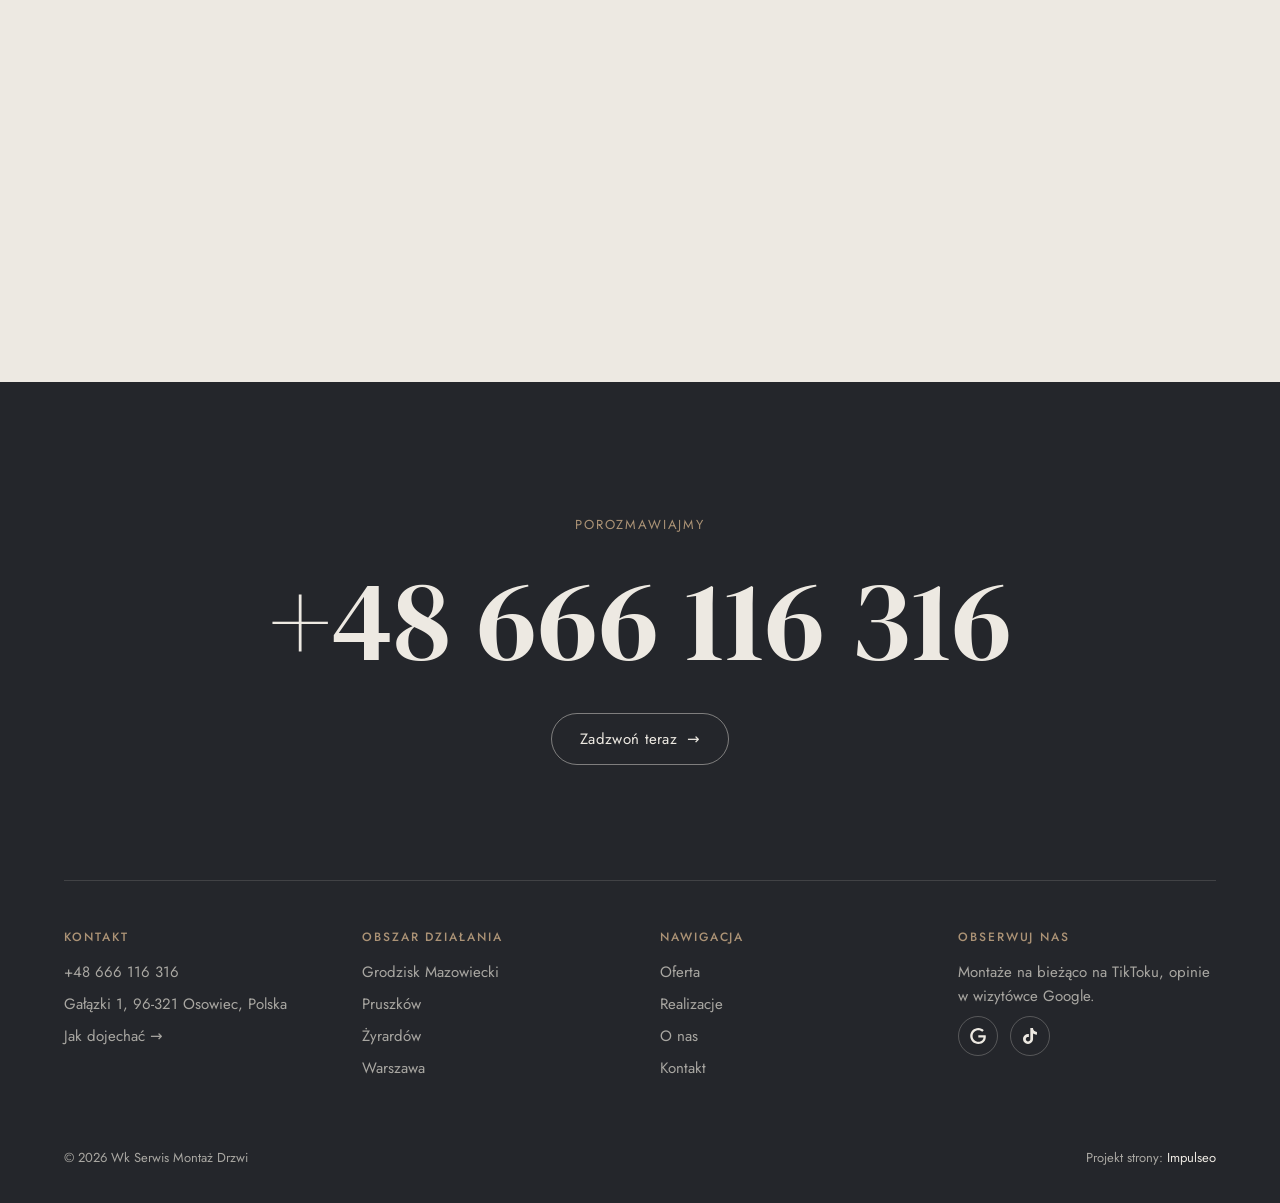
<file: kontakt.html>
<!DOCTYPE html>
<html lang="pl">
<head>
<meta charset="UTF-8">
<meta name="theme-color" content="#ede9e2">
<meta name="viewport" content="width=device-width, initial-scale=1.0">
<title>Kontakt - Wk Serwis Montaż Drzwi</title>
<meta name="description" content="Kontakt Wk Serwis Montaż Drzwi - Gałązki 1, 96-321 Osowiec, Polska">
<link rel="canonical" href="https://kris20032.github.io/wk-serwis-montaz-drzwi/kontakt.html">
<meta name="robots" content="noindex, nofollow">
<meta property="og:type" content="website">
<meta property="og:locale" content="pl_PL">
<meta property="og:site_name" content="Wk Serwis Montaż Drzwi">
<meta property="og:title" content="Kontakt - Wk Serwis Montaż Drzwi">
<meta property="og:description" content="Kontakt Wk Serwis Montaż Drzwi - Gałązki 1, 96-321 Osowiec, Polska">
<meta property="og:url" content="https://kris20032.github.io/wk-serwis-montaz-drzwi/kontakt.html">
<meta property="og:image" content="https://kris20032.github.io/wk-serwis-montaz-drzwi/img/og.jpg">
<meta property="og:image:width" content="1200">
<meta property="og:image:height" content="630">
<meta name="twitter:card" content="summary_large_image">
<link rel="preconnect" href="https://fonts.googleapis.com">
<link rel="preconnect" href="https://fonts.gstatic.com" crossorigin>
<link href="https://fonts.googleapis.com/css2?family=DM+Serif+Display&family=Jost:wght@300;400;500&display=swap" rel="stylesheet">
<link rel="stylesheet" href="assets/styles.css?v=20261020">
</head>
<body>

<header class="topbar">
  <a class="brand" href="index.html" aria-label="Wk Serwis Montaż Drzwi - strona główna"><span class="brand-mark" aria-hidden="true"><i></i><i></i><i></i></span><span class="brand-txt"><b>Wk Serwis</b><small>Montaż drzwi i&nbsp;okien</small></span></a>
  <a class="top-phone" href="tel:+48666116316" aria-label="Zadzwoń +48 666 116 316"><span class="txt">+48 666 116 316</span><span class="arr">→</span><span class="ico" aria-hidden="true"><svg width="16" height="16" viewBox="0 0 24 24" fill="none" aria-hidden="true"><path d="M6.6 10.8a15.5 15.5 0 0 0 6.6 6.6l2.2-2.2a1 1 0 0 1 1-.24 11.4 11.4 0 0 0 3.6.58 1 1 0 0 1 1 1V20a1 1 0 0 1-1 1A17 17 0 0 1 3 4a1 1 0 0 1 1-1h3.5a1 1 0 0 1 1 1c0 1.25.2 2.46.58 3.6a1 1 0 0 1-.25 1l-2.23 2.2Z" fill="currentColor"/></svg></span></a>
</header>
<button class="menu-pill" aria-label="Menu" aria-expanded="false"><span></span><span></span></button>
<div class="menu" role="dialog" aria-label="Menu">
  <div class="wrap menu-grid">
    <nav class="menu-links">
      <a href="index.html">Strona główna</a>
      <a href="oferta.html">Oferta</a>
      <a href="realizacje.html">Realizacje</a>
      <a href="o-nas.html">O&nbsp;nas</a>
      <a href="kontakt.html" aria-current="page">Kontakt</a>
    </nav>
    <div class="menu-side">
      <span class="kicker">Kontakt</span>
      <a href="tel:+48666116316">+48 666 116 316</a>
      <span>Gałązki 1, 96-321 Osowiec, Polska</span>
      <span>Grodzisk Mazowiecki · Pruszków · Żyrardów · Warszawa</span>
      <a href="kontakt.html" class="pill pill-light" style="align-self:flex-start;margin-top:10px">Zapytaj o&nbsp;wycenę <span class="arr">→</span></a>
    </div>
  </div>
</div>

<main>
<section class="hero sub">
  <div class="hero-art">
    <img src="img/g13.jpg" alt="Jasne wnętrze z drzwiami wewnętrznymi" width="1880" height="1255" fetchpriority="high" decoding="async">
    <svg class="hero-x" viewBox="0 0 100 100" preserveAspectRatio="none" aria-hidden="true"><line x1="40" y1="-5" x2="105" y2="78"/><line x1="96" y1="-5" x2="52" y2="105"/></svg>
  </div>
  <div class="wrap hero-copy">
    <div class="inner reveal">
      <span class="kicker">Kontakt</span>
      <h1>Zapytaj<br>o&nbsp;wycenę</h1>
      <p class="lead">Odpowiemy na pytania i&nbsp;przygotujemy wycenę. Najszybciej telefonicznie.</p>
      <div class="hero-actions">
        <a href="kontakt.html" class="pill pill-dark">Zapytaj o&nbsp;wycenę <span class="arr">→</span></a>
        <a href="tel:+48666116316" class="tel-link">+48 666 116 316</a>
      </div>
    </div>
  </div>
</section>

<section class="sec">
  <div class="wrap contact-grid">
    <div class="reveal">
      <span class="kicker">Dane kontaktowe</span>
      <h2>Wk Serwis Montaż Drzwi</h2>
      <div class="c-row"><div class="lbl">Telefon</div><a class="val" href="tel:+48666116316">+48 666 116 316</a></div>
      <div class="c-row"><div class="lbl">Adres</div><div class="val">Gałązki 1, 96-321 Osowiec, Polska</div></div>
      <div class="c-row"><div class="lbl">Obszar działania</div><div class="val">Grodzisk Mazowiecki, Pruszków, Żyrardów, Warszawa</div></div>
    </div>
    <div class="reveal">
      <div class="c-box">
        <span class="kicker">Najszybciej telefonicznie</span>
        <h3>Zadzwoń i&nbsp;opisz, co trzeba zrobić</h3>
        <p>Powiemy, co i&nbsp;jak, umówimy pomiar i&nbsp;podamy cenę. Bez zobowiązań.</p>
        <a href="tel:+48666116316" class="pill pill-light">Zadzwoń: +48 666 116 316 <span class="arr">→</span></a>
      </div>
    </div>
  </div>
</section>
<section style="padding-bottom:0">
  <iframe class="map" title="Wk Serwis Montaż Drzwi - Grodzisk Mazowiecki" src="https://maps.google.com/maps?q=Wk%20Serwis%20Monta%C5%BC%20Drzwi%20Grodzisk%20Mazowiecki&z=15&output=embed" loading="lazy" referrerpolicy="no-referrer-when-downgrade"></iframe>
</section>
</main>

<footer>
  <div class="wrap">
    <div class="f-cta reveal">
      <span class="kicker">Porozmawiajmy</span>
      <a class="f-phone" href="tel:+48666116316">+48 666 116 316</a>
      <a class="pill pill-light" href="tel:+48666116316">Zadzwoń teraz <span class="arr">→</span></a>
    </div>
    <div class="f-grid">
      <div class="f-col">
        <h4>Kontakt</h4>
        <a href="tel:+48666116316">+48 666 116 316</a>
        <p>Gałązki 1, 96-321 Osowiec, Polska</p>
        <a href="https://maps.google.com/?cid=6855969109959741262&g_mp=Cidnb29nbGUubWFwcy5wbGFjZXMudjEuUGxhY2VzLlNlYXJjaFRleHQQAhgEIAA" target="_blank" rel="noopener">Jak dojechać →</a>
      </div>
      <div class="f-col">
        <h4>Obszar działania</h4>
        <p>Grodzisk Mazowiecki</p>
        <p>Pruszków</p>
        <p>Żyrardów</p>
        <p>Warszawa</p>
      </div>
      <div class="f-col">
        <h4>Nawigacja</h4>
        <a href="oferta.html">Oferta</a>
        <a href="realizacje.html">Realizacje</a>
        <a href="o-nas.html">O&nbsp;nas</a>
        <a href="kontakt.html">Kontakt</a>
      </div>
      <div class="f-col">
        <h4>Obserwuj nas</h4>
        <p>Montaże na bieżąco na TikToku, opinie w&nbsp;wizytówce Google.</p>
        <div class="foot-soc">
          <a class="soc" href="https://maps.google.com/?cid=6855969109959741262&g_mp=Cidnb29nbGUubWFwcy5wbGFjZXMudjEuUGxhY2VzLlNlYXJjaFRleHQQAhgEIAA" target="_blank" rel="noopener" aria-label="Google - Wk Serwis Montaż Drzwi"><svg viewBox="0 0 24 24" aria-hidden="true" focusable="false"><path d="M12.48 10.92v3.28h7.84c-.24 1.84-.853 3.187-1.787 4.133-1.147 1.147-2.933 2.4-6.053 2.4-4.827 0-8.6-3.893-8.6-8.72s3.773-8.72 8.6-8.72c2.6 0 4.507 1.027 5.907 2.347l2.307-2.307C18.747 1.44 16.133 0 12.48 0 5.867 0 .307 5.387.307 12s5.56 12 12.173 12c3.573 0 6.267-1.173 8.373-3.36 2.16-2.16 2.84-5.213 2.84-7.667 0-.76-.053-1.467-.173-2.053H12.48z" fill="currentColor"/></svg></a>
          <a class="soc" href="https://www.tiktok.com/@krzysztof.waclawek" target="_blank" rel="noopener" aria-label="TikTok - Wk Serwis Montaż Drzwi"><svg viewBox="0 0 24 24" aria-hidden="true" focusable="false"><path d="M12.525.02c1.31-.02 2.61-.01 3.91-.02.08 1.53.63 3.09 1.75 4.17 1.12 1.11 2.7 1.62 4.24 1.79v4.03c-1.44-.05-2.89-.35-4.2-.97-.57-.26-1.1-.59-1.62-.93-.01 2.92.01 5.84-.02 8.75-.08 1.4-.54 2.79-1.35 3.94-1.31 1.92-3.58 3.17-5.91 3.21-1.43.08-2.86-.31-4.08-1.03-2.02-1.19-3.44-3.37-3.65-5.71-.02-.5-.03-1-.01-1.49.18-1.9 1.12-3.72 2.58-4.96 1.66-1.44 3.98-2.13 6.15-1.72.02 1.48-.04 2.96-.04 4.44-.99-.32-2.15-.23-3.02.37-.63.41-1.11 1.04-1.36 1.75-.21.51-.15 1.07-.14 1.61.24 1.64 1.82 3.02 3.5 2.87 1.12-.01 2.19-.66 2.77-1.61.19-.33.4-.67.41-1.06.1-1.79.06-3.57.07-5.36.01-4.03-.01-8.05.02-12.07z" fill="currentColor"/></svg></a>
        </div>
      </div>
    </div>
    <div class="f-bot">
      <span>© 2026 Wk Serwis Montaż Drzwi</span>
      <span>Projekt strony: <a class="foot-credit" href="https://impulseo.pl" target="_blank" rel="noopener">Impulseo</a></span>
    </div>
  </div>
</footer>
<div class="sticky-reserve"><a class="sr-book" href="kontakt.html">Zapytaj o&nbsp;wycenę</a><a class="sr-call" href="tel:+48666116316" aria-label="Zadzwoń"><svg width="16" height="16" viewBox="0 0 24 24" fill="none" aria-hidden="true"><path d="M6.6 10.8a15.5 15.5 0 0 0 6.6 6.6l2.2-2.2a1 1 0 0 1 1-.24 11.4 11.4 0 0 0 3.6.58 1 1 0 0 1 1 1V20a1 1 0 0 1-1 1A17 17 0 0 1 3 4a1 1 0 0 1 1-1h3.5a1 1 0 0 1 1 1c0 1.25.2 2.46.58 3.6a1 1 0 0 1-.25 1l-2.23 2.2Z" fill="currentColor"/></svg></a></div>
<div class="demo-wazne" data-do="2026-10-26" data-cykl="3" hidden><svg class="dw-ico" width="13" height="13" viewBox="0 0 24 24" fill="none" aria-hidden="true"><circle cx="12" cy="12" r="8.6" stroke="currentColor" stroke-width="1.8"/><path d="M12 7.2V12l3.3 2" stroke="currentColor" stroke-width="1.8" stroke-linecap="round"/></svg><span class="dw-txt"></span></div>

<script src="assets/main.js?v=20261020"></script>
</body>
</html>
</file>
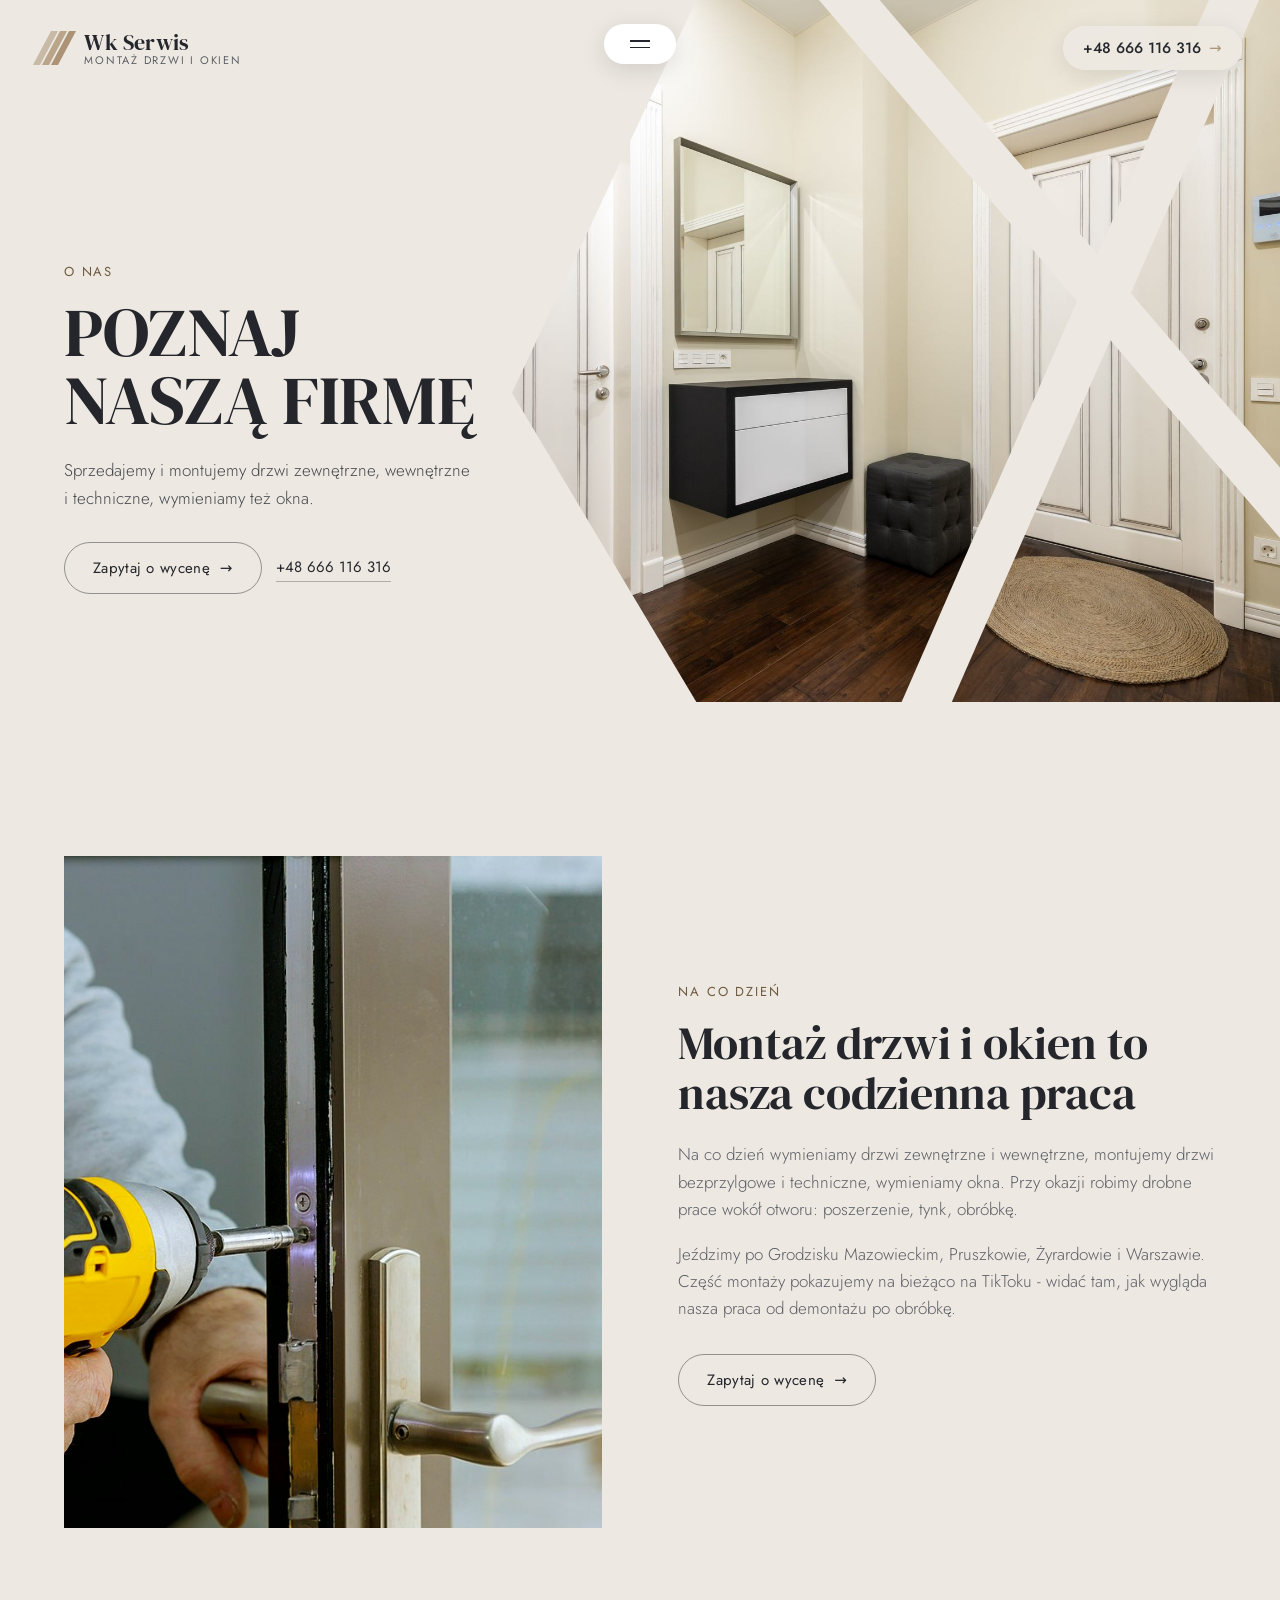
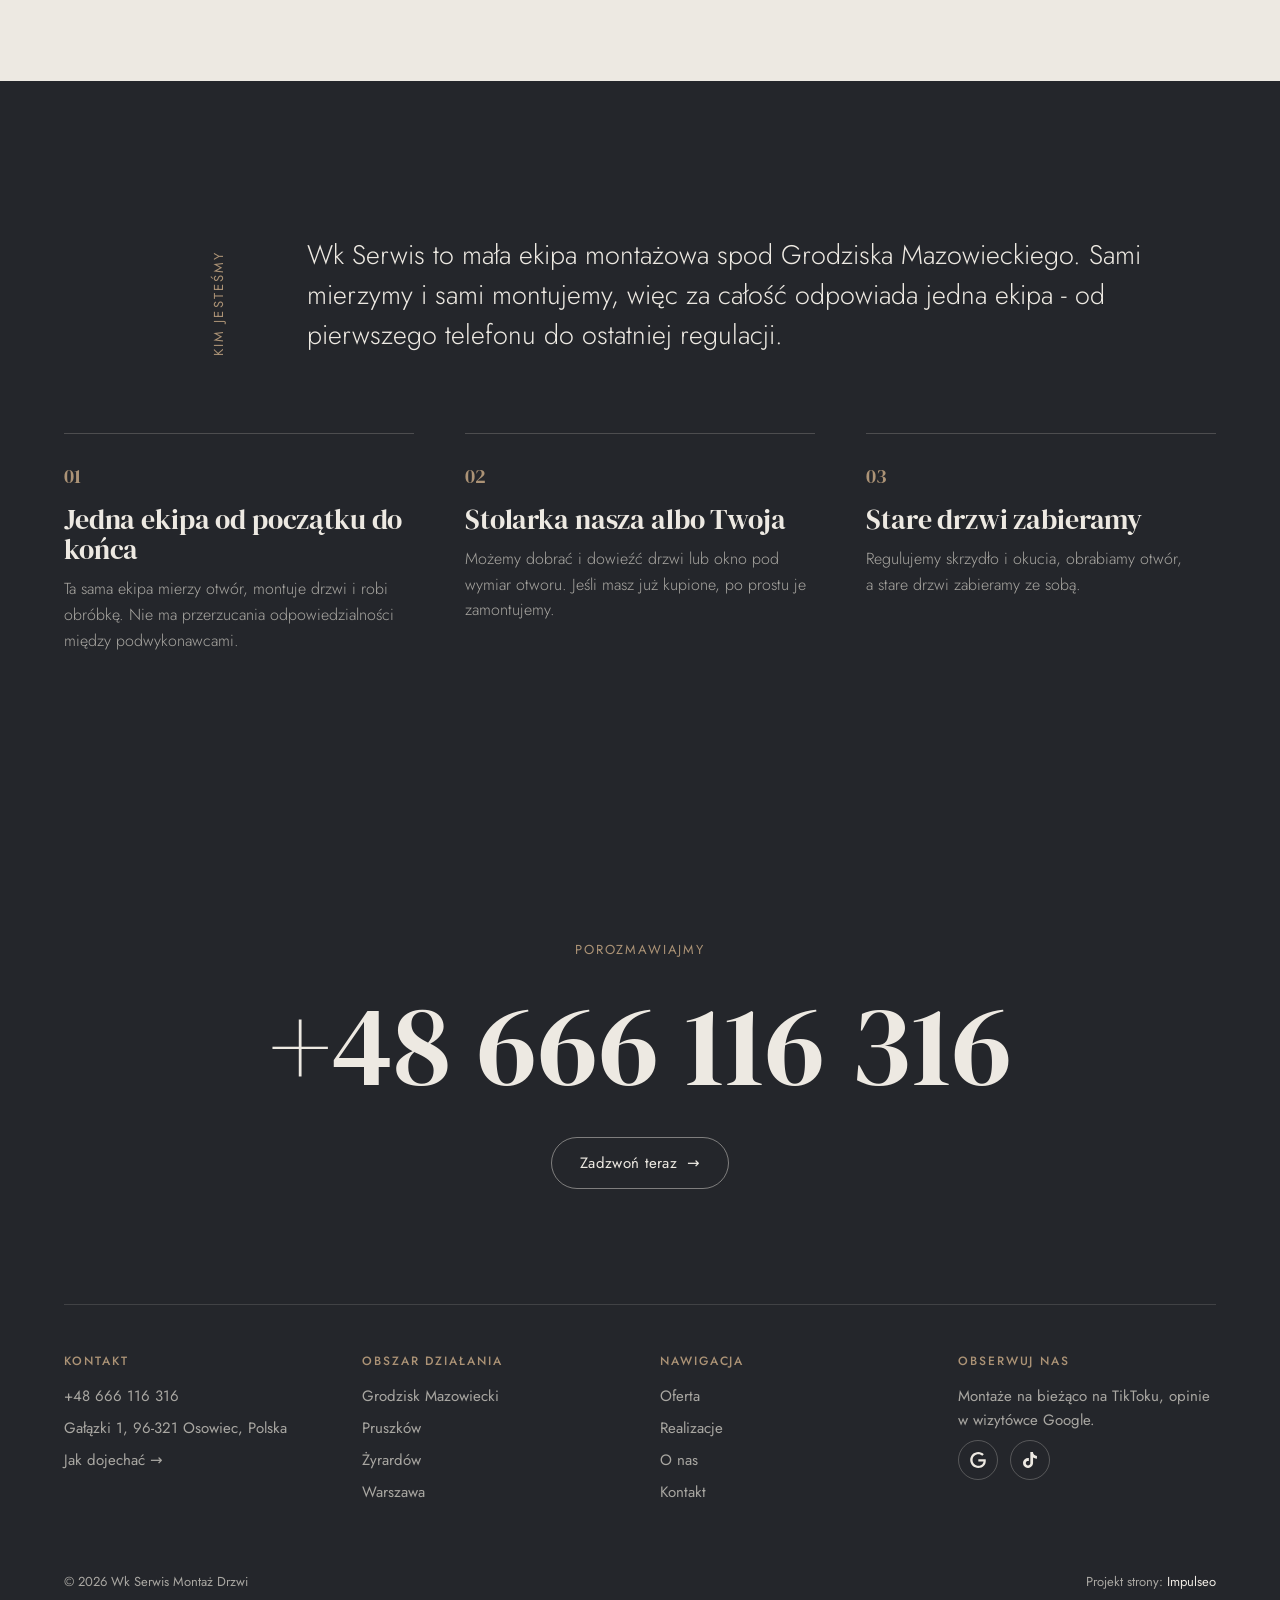
<file: o-nas.html>
<!DOCTYPE html>
<html lang="pl">
<head>
<meta charset="UTF-8">
<meta name="theme-color" content="#ede9e2">
<meta name="viewport" content="width=device-width, initial-scale=1.0">
<title>O nas - Wk Serwis Montaż Drzwi</title>
<meta name="description" content="Wk Serwis Montaż Drzwi - wymiana i montaż drzwi zewnętrznych, wewnętrznych, bezprzylgowych i technicznych oraz wymiana okien z obróbką. Grodzisk Mazowiecki, Pruszków, Żyrardów i Warszawa.">
<link rel="canonical" href="https://kris20032.github.io/wk-serwis-montaz-drzwi/o-nas.html">
<meta name="robots" content="noindex, nofollow">
<meta property="og:type" content="website">
<meta property="og:locale" content="pl_PL">
<meta property="og:site_name" content="Wk Serwis Montaż Drzwi">
<meta property="og:title" content="O nas - Wk Serwis Montaż Drzwi">
<meta property="og:description" content="Wk Serwis Montaż Drzwi - wymiana i montaż drzwi zewnętrznych, wewnętrznych, bezprzylgowych i technicznych oraz wymiana okien z obróbką. Grodzisk Mazowiecki, Pruszków, Żyrardów i Warszawa.">
<meta property="og:url" content="https://kris20032.github.io/wk-serwis-montaz-drzwi/o-nas.html">
<meta property="og:image" content="https://kris20032.github.io/wk-serwis-montaz-drzwi/img/og.jpg">
<meta property="og:image:width" content="1200">
<meta property="og:image:height" content="630">
<meta name="twitter:card" content="summary_large_image">
<link rel="preconnect" href="https://fonts.googleapis.com">
<link rel="preconnect" href="https://fonts.gstatic.com" crossorigin>
<link href="https://fonts.googleapis.com/css2?family=DM+Serif+Display&family=Jost:wght@300;400;500&display=swap" rel="stylesheet">
<link rel="stylesheet" href="assets/styles.css?v=20261020">
</head>
<body>

<header class="topbar">
  <a class="brand" href="index.html" aria-label="Wk Serwis Montaż Drzwi - strona główna"><span class="brand-mark" aria-hidden="true"><i></i><i></i><i></i></span><span class="brand-txt"><b>Wk Serwis</b><small>Montaż drzwi i&nbsp;okien</small></span></a>
  <a class="top-phone" href="tel:+48666116316" aria-label="Zadzwoń +48 666 116 316"><span class="txt">+48 666 116 316</span><span class="arr">→</span><span class="ico" aria-hidden="true"><svg width="16" height="16" viewBox="0 0 24 24" fill="none" aria-hidden="true"><path d="M6.6 10.8a15.5 15.5 0 0 0 6.6 6.6l2.2-2.2a1 1 0 0 1 1-.24 11.4 11.4 0 0 0 3.6.58 1 1 0 0 1 1 1V20a1 1 0 0 1-1 1A17 17 0 0 1 3 4a1 1 0 0 1 1-1h3.5a1 1 0 0 1 1 1c0 1.25.2 2.46.58 3.6a1 1 0 0 1-.25 1l-2.23 2.2Z" fill="currentColor"/></svg></span></a>
</header>
<button class="menu-pill" aria-label="Menu" aria-expanded="false"><span></span><span></span></button>
<div class="menu" role="dialog" aria-label="Menu">
  <div class="wrap menu-grid">
    <nav class="menu-links">
      <a href="index.html">Strona główna</a>
      <a href="oferta.html">Oferta</a>
      <a href="realizacje.html">Realizacje</a>
      <a href="o-nas.html" aria-current="page">O&nbsp;nas</a>
      <a href="kontakt.html">Kontakt</a>
    </nav>
    <div class="menu-side">
      <span class="kicker">Kontakt</span>
      <a href="tel:+48666116316">+48 666 116 316</a>
      <span>Gałązki 1, 96-321 Osowiec, Polska</span>
      <span>Grodzisk Mazowiecki · Pruszków · Żyrardów · Warszawa</span>
      <a href="kontakt.html" class="pill pill-light" style="align-self:flex-start;margin-top:10px">Zapytaj o&nbsp;wycenę <span class="arr">→</span></a>
    </div>
  </div>
</div>

<main>
<section class="hero sub">
  <div class="hero-art">
    <img src="img/g12.jpg" alt="Białe drzwi w przedpokoju" width="1880" height="1255" fetchpriority="high" decoding="async">
    <svg class="hero-x" viewBox="0 0 100 100" preserveAspectRatio="none" aria-hidden="true"><line x1="40" y1="-5" x2="105" y2="78"/><line x1="96" y1="-5" x2="52" y2="105"/></svg>
  </div>
  <div class="wrap hero-copy">
    <div class="inner reveal">
      <span class="kicker">O&nbsp;nas</span>
      <h1>Poznaj<br>naszą firmę</h1>
      <p class="lead">Sprzedajemy i&nbsp;montujemy drzwi zewnętrzne, wewnętrzne i&nbsp;techniczne, wymieniamy też okna.</p>
      <div class="hero-actions">
        <a href="kontakt.html" class="pill pill-dark">Zapytaj o&nbsp;wycenę <span class="arr">→</span></a>
        <a href="tel:+48666116316" class="tel-link">+48 666 116 316</a>
      </div>
    </div>
  </div>
</section>

<section class="sec">
  <div class="wrap split">
    <figure class="reveal"><img src="img/g10.jpg" alt="Montaż klamki w drzwiach" width="1200" height="800" decoding="async"></figure>
    <div class="reveal">
      <span class="kicker">Na co dzień</span>
      <h2>Montaż drzwi i&nbsp;okien to nasza codzienna praca</h2>
      <p>Na co dzień wymieniamy drzwi zewnętrzne i&nbsp;wewnętrzne, montujemy drzwi bezprzylgowe i&nbsp;techniczne, wymieniamy okna. Przy okazji robimy drobne prace wokół otworu: poszerzenie, tynk, obróbkę.</p>
      <p>Jeździmy po Grodzisku Mazowieckim, Pruszkowie, Żyrardowie i&nbsp;Warszawie. Część montaży pokazujemy na bieżąco na TikToku - widać tam, jak wygląda nasza praca od demontażu po obróbkę.</p>
      <a href="kontakt.html" class="pill pill-dark" style="margin-top:14px">Zapytaj o&nbsp;wycenę <span class="arr">→</span></a>
    </div>
  </div>
</section>
<section class="dark sec">
  <div class="wrap">
    <div class="intro reveal">
      <span class="vlabel">Kim jesteśmy</span>
      <p>Wk Serwis to mała ekipa montażowa spod Grodziska Mazowieckiego. Sami mierzymy i&nbsp;sami montujemy, więc za całość odpowiada jedna ekipa - od pierwszego telefonu do ostatniej regulacji.</p>
    </div>
    <div class="trio">
      <div class="trio-card reveal"><span class="num">01</span><h3>Jedna ekipa od początku do końca</h3><p>Ta sama ekipa mierzy otwór, montuje drzwi i&nbsp;robi obróbkę. Nie ma przerzucania odpowiedzialności między podwykonawcami.</p></div>
      <div class="trio-card reveal"><span class="num">02</span><h3>Stolarka nasza albo Twoja</h3><p>Możemy dobrać i&nbsp;dowieźć drzwi lub okno pod wymiar otworu. Jeśli masz już kupione, po prostu je zamontujemy.</p></div>
      <div class="trio-card reveal"><span class="num">03</span><h3>Stare drzwi zabieramy</h3><p>Regulujemy skrzydło i&nbsp;okucia, obrabiamy otwór, a&nbsp;stare drzwi zabieramy ze sobą.</p></div>
    </div>
  </div>
</section>
</main>

<footer>
  <div class="wrap">
    <div class="f-cta reveal">
      <span class="kicker">Porozmawiajmy</span>
      <a class="f-phone" href="tel:+48666116316">+48 666 116 316</a>
      <a class="pill pill-light" href="tel:+48666116316">Zadzwoń teraz <span class="arr">→</span></a>
    </div>
    <div class="f-grid">
      <div class="f-col">
        <h4>Kontakt</h4>
        <a href="tel:+48666116316">+48 666 116 316</a>
        <p>Gałązki 1, 96-321 Osowiec, Polska</p>
        <a href="https://maps.google.com/?cid=6855969109959741262&g_mp=Cidnb29nbGUubWFwcy5wbGFjZXMudjEuUGxhY2VzLlNlYXJjaFRleHQQAhgEIAA" target="_blank" rel="noopener">Jak dojechać →</a>
      </div>
      <div class="f-col">
        <h4>Obszar działania</h4>
        <p>Grodzisk Mazowiecki</p>
        <p>Pruszków</p>
        <p>Żyrardów</p>
        <p>Warszawa</p>
      </div>
      <div class="f-col">
        <h4>Nawigacja</h4>
        <a href="oferta.html">Oferta</a>
        <a href="realizacje.html">Realizacje</a>
        <a href="o-nas.html">O&nbsp;nas</a>
        <a href="kontakt.html">Kontakt</a>
      </div>
      <div class="f-col">
        <h4>Obserwuj nas</h4>
        <p>Montaże na bieżąco na TikToku, opinie w&nbsp;wizytówce Google.</p>
        <div class="foot-soc">
          <a class="soc" href="https://maps.google.com/?cid=6855969109959741262&g_mp=Cidnb29nbGUubWFwcy5wbGFjZXMudjEuUGxhY2VzLlNlYXJjaFRleHQQAhgEIAA" target="_blank" rel="noopener" aria-label="Google - Wk Serwis Montaż Drzwi"><svg viewBox="0 0 24 24" aria-hidden="true" focusable="false"><path d="M12.48 10.92v3.28h7.84c-.24 1.84-.853 3.187-1.787 4.133-1.147 1.147-2.933 2.4-6.053 2.4-4.827 0-8.6-3.893-8.6-8.72s3.773-8.72 8.6-8.72c2.6 0 4.507 1.027 5.907 2.347l2.307-2.307C18.747 1.44 16.133 0 12.48 0 5.867 0 .307 5.387.307 12s5.56 12 12.173 12c3.573 0 6.267-1.173 8.373-3.36 2.16-2.16 2.84-5.213 2.84-7.667 0-.76-.053-1.467-.173-2.053H12.48z" fill="currentColor"/></svg></a>
          <a class="soc" href="https://www.tiktok.com/@krzysztof.waclawek" target="_blank" rel="noopener" aria-label="TikTok - Wk Serwis Montaż Drzwi"><svg viewBox="0 0 24 24" aria-hidden="true" focusable="false"><path d="M12.525.02c1.31-.02 2.61-.01 3.91-.02.08 1.53.63 3.09 1.75 4.17 1.12 1.11 2.7 1.62 4.24 1.79v4.03c-1.44-.05-2.89-.35-4.2-.97-.57-.26-1.1-.59-1.62-.93-.01 2.92.01 5.84-.02 8.75-.08 1.4-.54 2.79-1.35 3.94-1.31 1.92-3.58 3.17-5.91 3.21-1.43.08-2.86-.31-4.08-1.03-2.02-1.19-3.44-3.37-3.65-5.71-.02-.5-.03-1-.01-1.49.18-1.9 1.12-3.72 2.58-4.96 1.66-1.44 3.98-2.13 6.15-1.72.02 1.48-.04 2.96-.04 4.44-.99-.32-2.15-.23-3.02.37-.63.41-1.11 1.04-1.36 1.75-.21.51-.15 1.07-.14 1.61.24 1.64 1.82 3.02 3.5 2.87 1.12-.01 2.19-.66 2.77-1.61.19-.33.4-.67.41-1.06.1-1.79.06-3.57.07-5.36.01-4.03-.01-8.05.02-12.07z" fill="currentColor"/></svg></a>
        </div>
      </div>
    </div>
    <div class="f-bot">
      <span>© 2026 Wk Serwis Montaż Drzwi</span>
      <span>Projekt strony: <a class="foot-credit" href="https://impulseo.pl" target="_blank" rel="noopener">Impulseo</a></span>
    </div>
  </div>
</footer>
<div class="sticky-reserve"><a class="sr-book" href="kontakt.html">Zapytaj o&nbsp;wycenę</a><a class="sr-call" href="tel:+48666116316" aria-label="Zadzwoń"><svg width="16" height="16" viewBox="0 0 24 24" fill="none" aria-hidden="true"><path d="M6.6 10.8a15.5 15.5 0 0 0 6.6 6.6l2.2-2.2a1 1 0 0 1 1-.24 11.4 11.4 0 0 0 3.6.58 1 1 0 0 1 1 1V20a1 1 0 0 1-1 1A17 17 0 0 1 3 4a1 1 0 0 1 1-1h3.5a1 1 0 0 1 1 1c0 1.25.2 2.46.58 3.6a1 1 0 0 1-.25 1l-2.23 2.2Z" fill="currentColor"/></svg></a></div>
<div class="demo-wazne" data-do="2026-10-26" data-cykl="3" hidden><svg class="dw-ico" width="13" height="13" viewBox="0 0 24 24" fill="none" aria-hidden="true"><circle cx="12" cy="12" r="8.6" stroke="currentColor" stroke-width="1.8"/><path d="M12 7.2V12l3.3 2" stroke="currentColor" stroke-width="1.8" stroke-linecap="round"/></svg><span class="dw-txt"></span></div>

<script src="assets/main.js?v=20261020"></script>
</body>
</html>
</file>
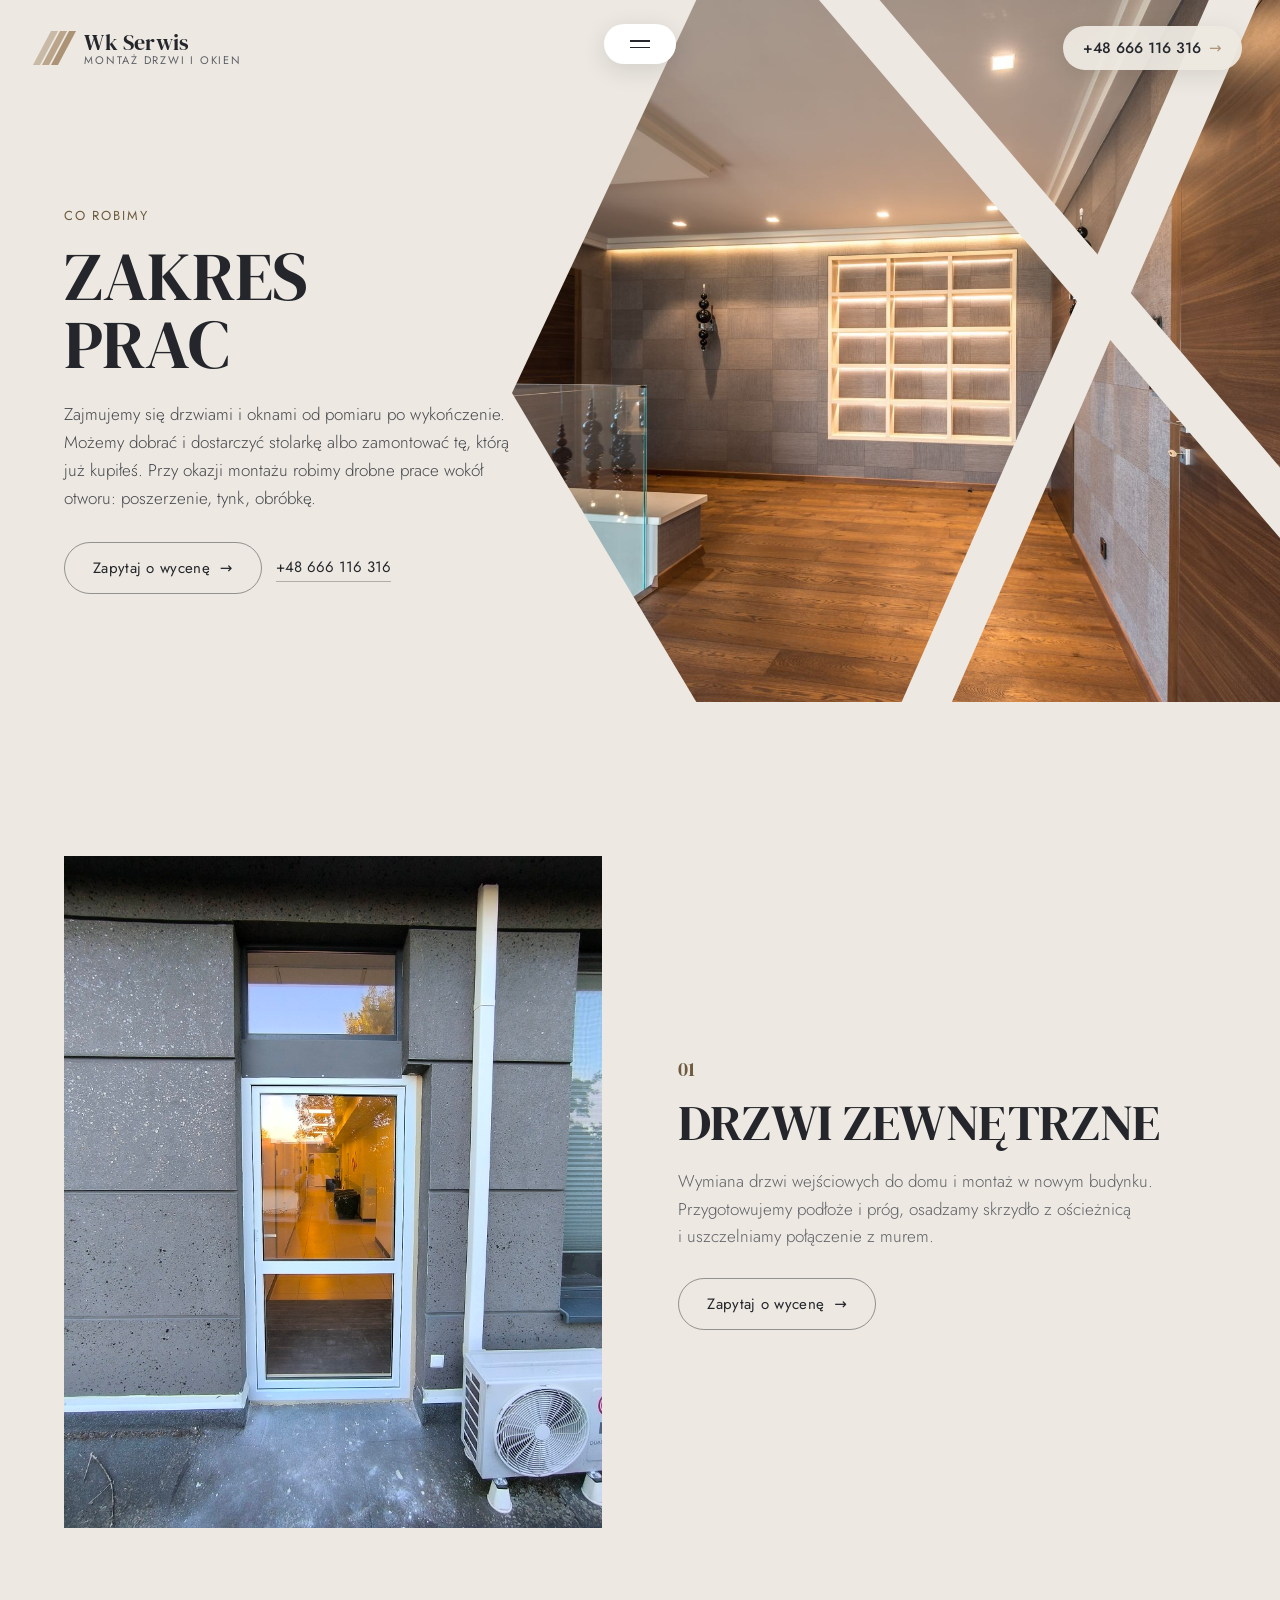
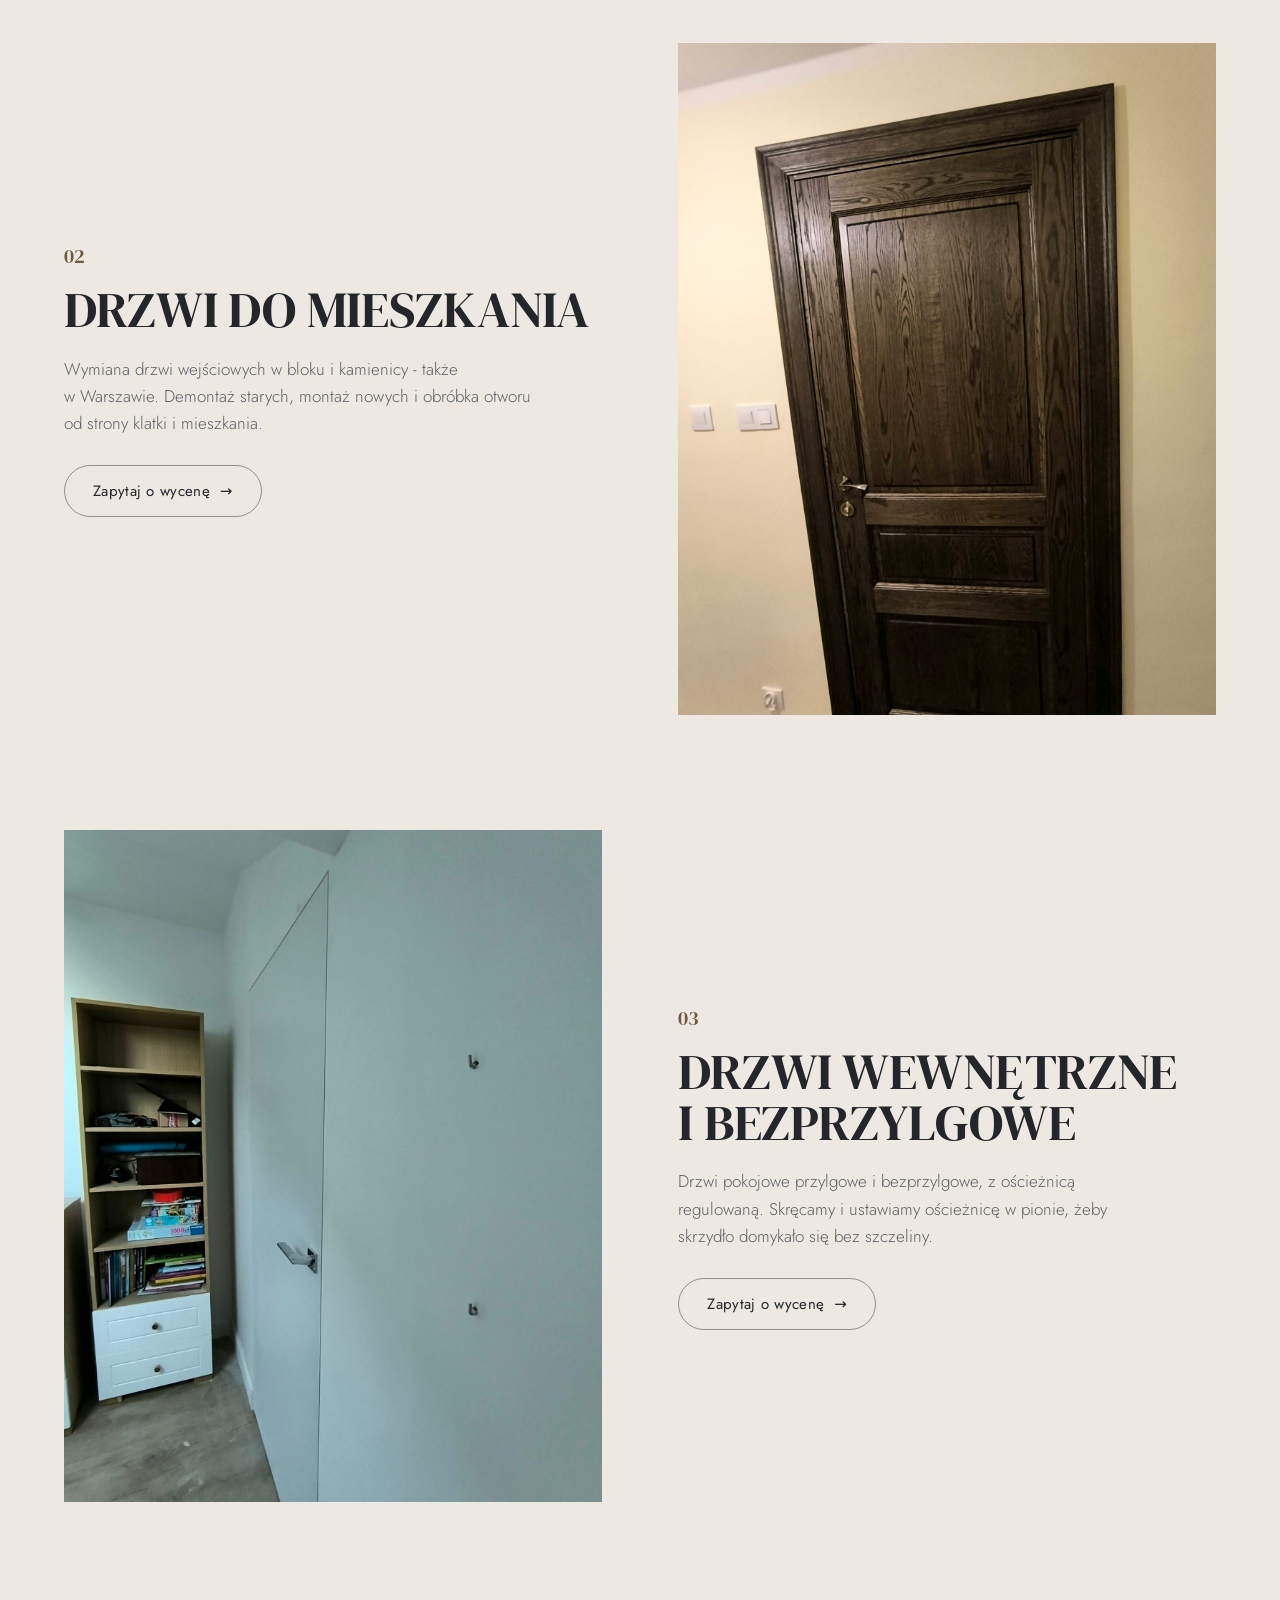
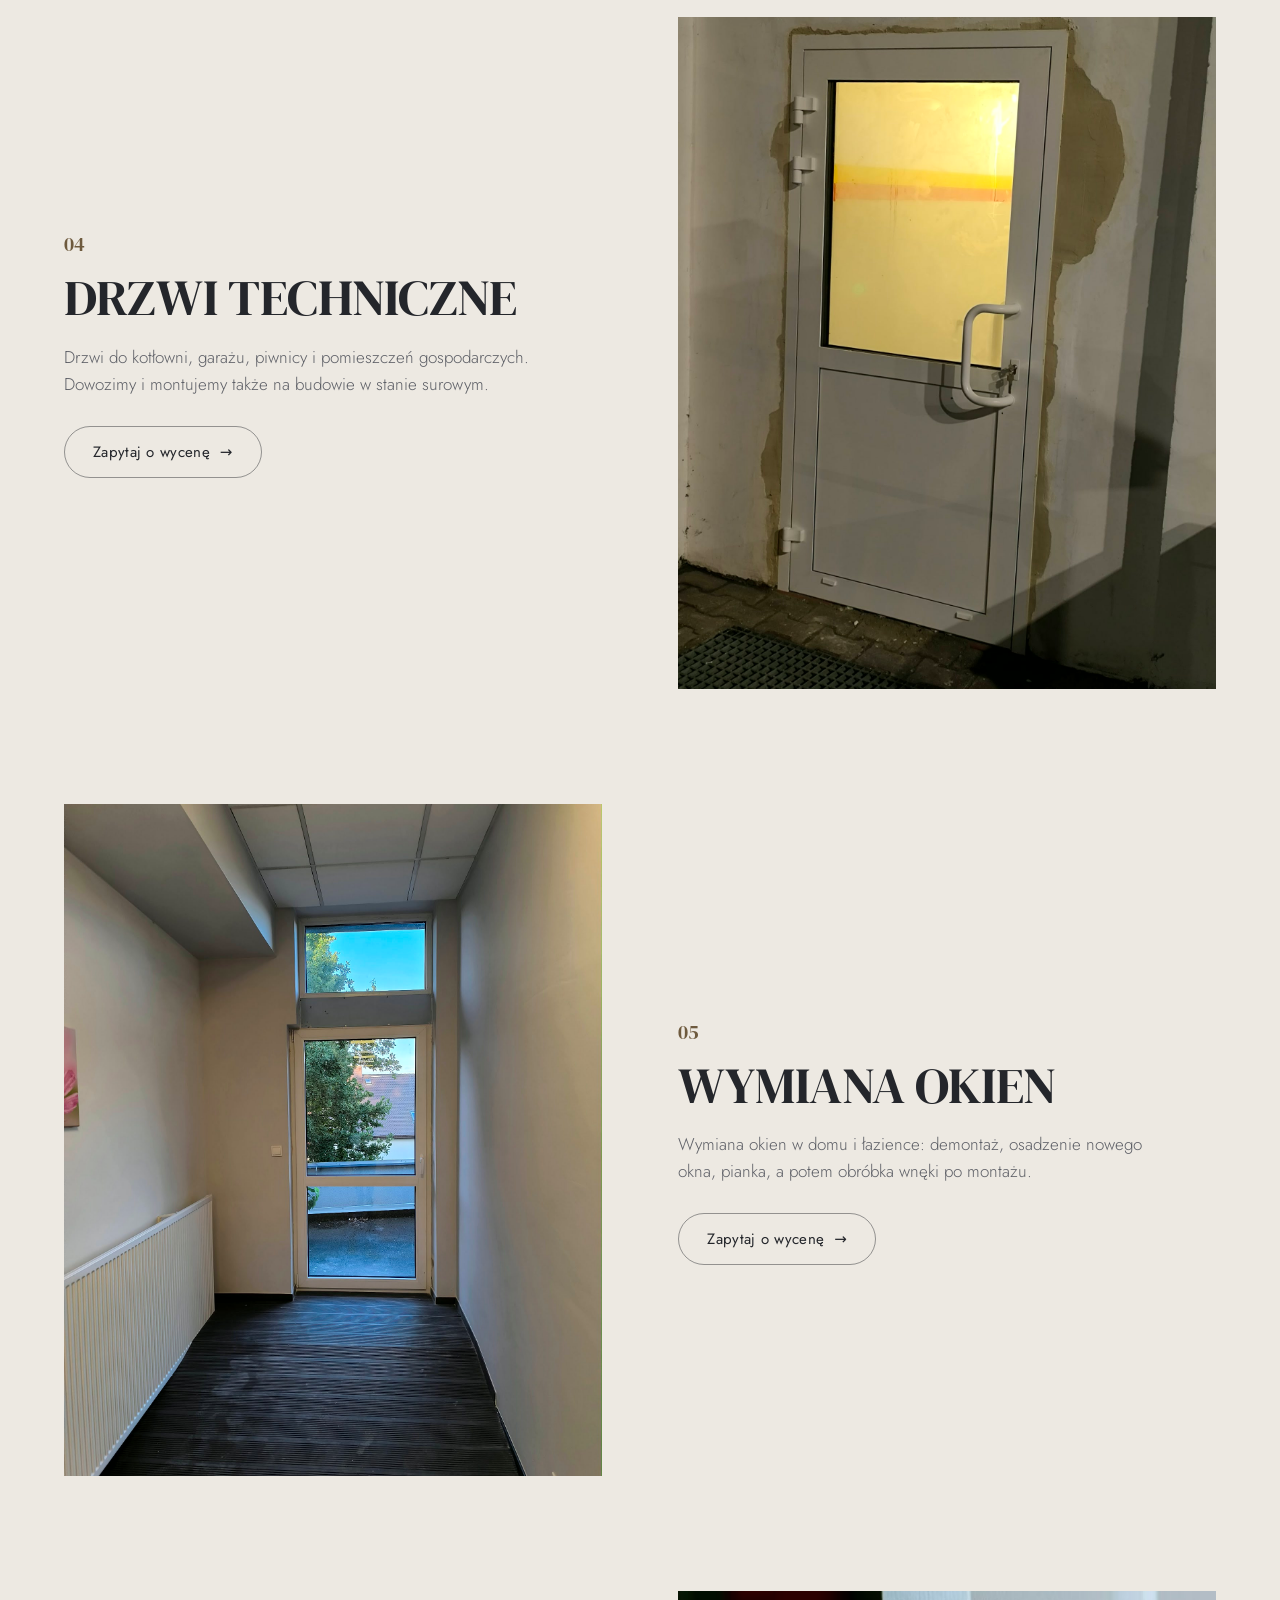
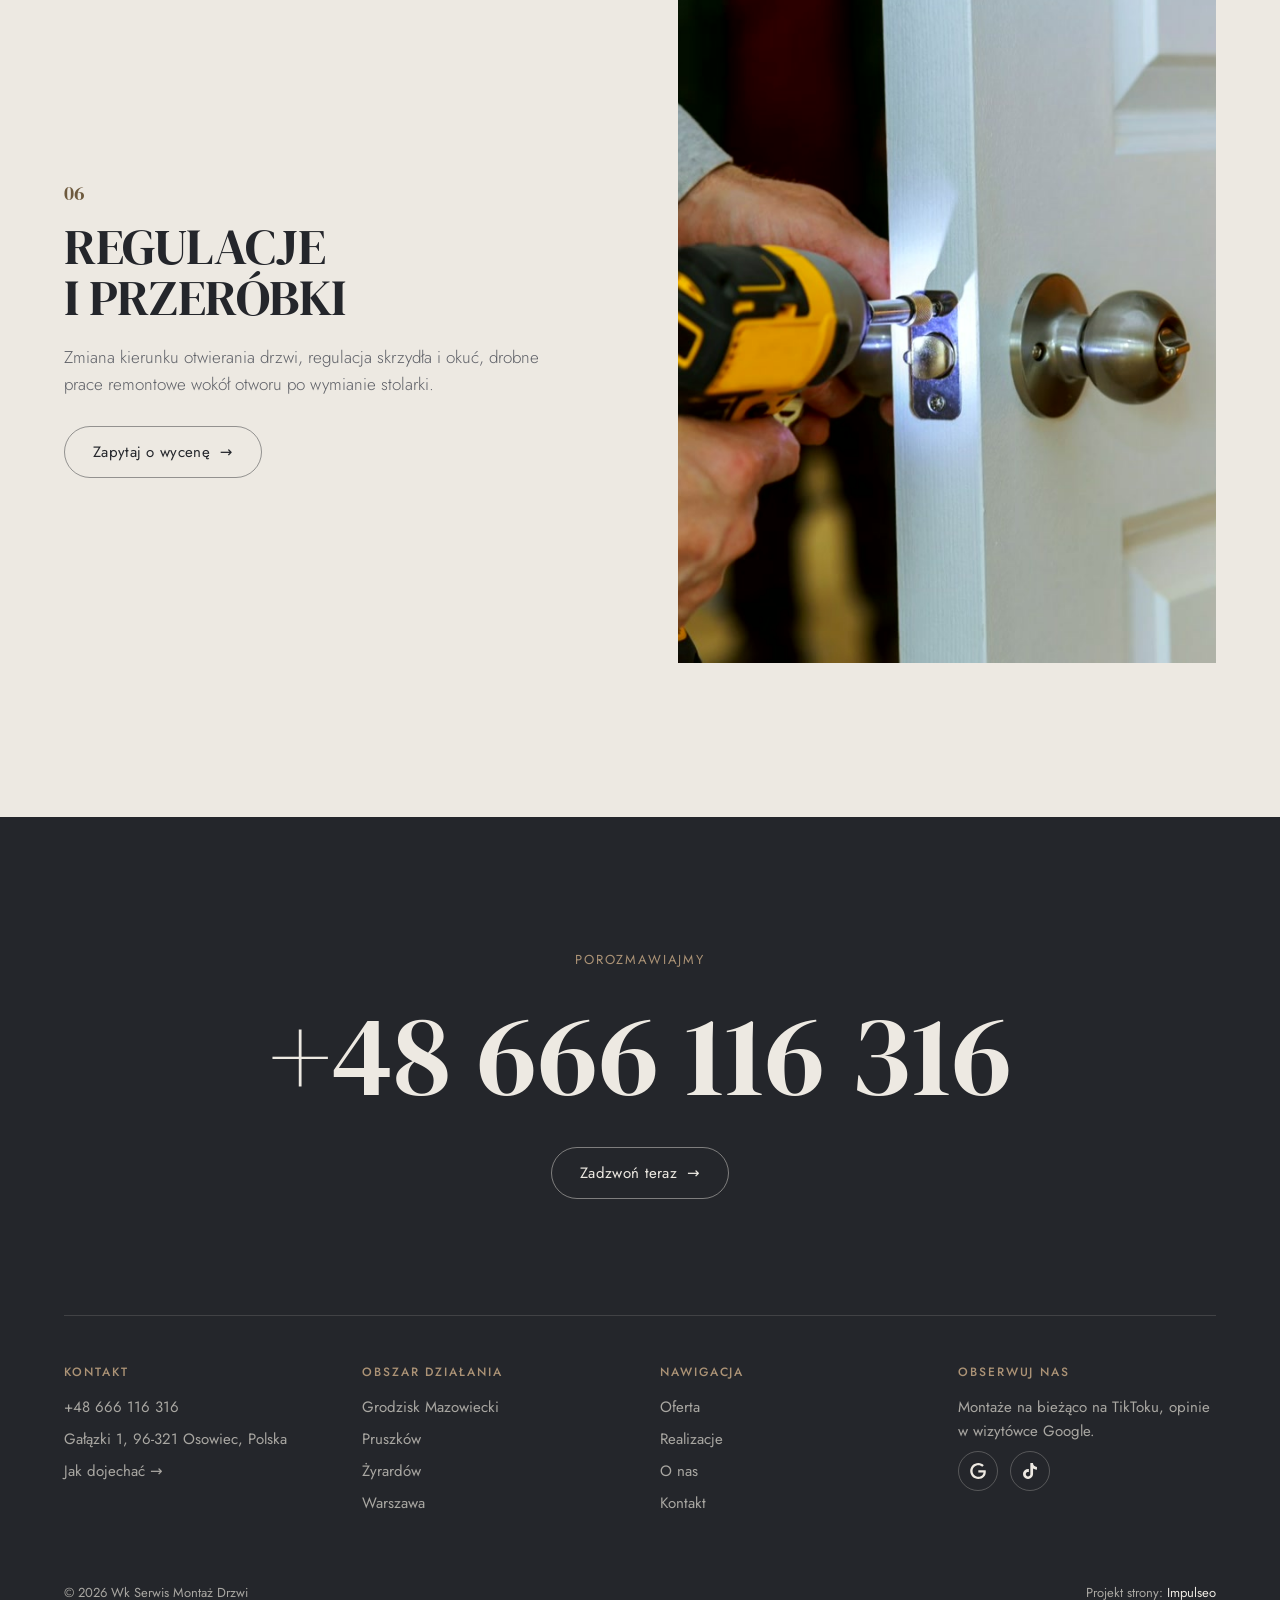
<file: oferta.html>
<!DOCTYPE html>
<html lang="pl">
<head>
<meta charset="UTF-8">
<meta name="theme-color" content="#ede9e2">
<meta name="viewport" content="width=device-width, initial-scale=1.0">
<title>Oferta - Wk Serwis Montaż Drzwi</title>
<meta name="description" content="Wk Serwis Montaż Drzwi - wymiana i montaż drzwi zewnętrznych, wewnętrznych, bezprzylgowych i technicznych oraz wymiana okien z obróbką. Grodzisk Mazowiecki, Pruszków, Żyrardów i Warszawa.">
<link rel="canonical" href="https://kris20032.github.io/wk-serwis-montaz-drzwi/oferta.html">
<meta name="robots" content="noindex, nofollow">
<meta property="og:type" content="website">
<meta property="og:locale" content="pl_PL">
<meta property="og:site_name" content="Wk Serwis Montaż Drzwi">
<meta property="og:title" content="Oferta - Wk Serwis Montaż Drzwi">
<meta property="og:description" content="Wk Serwis Montaż Drzwi - wymiana i montaż drzwi zewnętrznych, wewnętrznych, bezprzylgowych i technicznych oraz wymiana okien z obróbką. Grodzisk Mazowiecki, Pruszków, Żyrardów i Warszawa.">
<meta property="og:url" content="https://kris20032.github.io/wk-serwis-montaz-drzwi/oferta.html">
<meta property="og:image" content="https://kris20032.github.io/wk-serwis-montaz-drzwi/img/og.jpg">
<meta property="og:image:width" content="1200">
<meta property="og:image:height" content="630">
<meta name="twitter:card" content="summary_large_image">
<link rel="preconnect" href="https://fonts.googleapis.com">
<link rel="preconnect" href="https://fonts.gstatic.com" crossorigin>
<link href="https://fonts.googleapis.com/css2?family=DM+Serif+Display&family=Jost:wght@300;400;500&display=swap" rel="stylesheet">
<link rel="stylesheet" href="assets/styles.css?v=20261020">
</head>
<body>

<header class="topbar">
  <a class="brand" href="index.html" aria-label="Wk Serwis Montaż Drzwi - strona główna"><span class="brand-mark" aria-hidden="true"><i></i><i></i><i></i></span><span class="brand-txt"><b>Wk Serwis</b><small>Montaż drzwi i&nbsp;okien</small></span></a>
  <a class="top-phone" href="tel:+48666116316" aria-label="Zadzwoń +48 666 116 316"><span class="txt">+48 666 116 316</span><span class="arr">→</span><span class="ico" aria-hidden="true"><svg width="16" height="16" viewBox="0 0 24 24" fill="none" aria-hidden="true"><path d="M6.6 10.8a15.5 15.5 0 0 0 6.6 6.6l2.2-2.2a1 1 0 0 1 1-.24 11.4 11.4 0 0 0 3.6.58 1 1 0 0 1 1 1V20a1 1 0 0 1-1 1A17 17 0 0 1 3 4a1 1 0 0 1 1-1h3.5a1 1 0 0 1 1 1c0 1.25.2 2.46.58 3.6a1 1 0 0 1-.25 1l-2.23 2.2Z" fill="currentColor"/></svg></span></a>
</header>
<button class="menu-pill" aria-label="Menu" aria-expanded="false"><span></span><span></span></button>
<div class="menu" role="dialog" aria-label="Menu">
  <div class="wrap menu-grid">
    <nav class="menu-links">
      <a href="index.html">Strona główna</a>
      <a href="oferta.html" aria-current="page">Oferta</a>
      <a href="realizacje.html">Realizacje</a>
      <a href="o-nas.html">O&nbsp;nas</a>
      <a href="kontakt.html">Kontakt</a>
    </nav>
    <div class="menu-side">
      <span class="kicker">Kontakt</span>
      <a href="tel:+48666116316">+48 666 116 316</a>
      <span>Gałązki 1, 96-321 Osowiec, Polska</span>
      <span>Grodzisk Mazowiecki · Pruszków · Żyrardów · Warszawa</span>
      <a href="kontakt.html" class="pill pill-light" style="align-self:flex-start;margin-top:10px">Zapytaj o&nbsp;wycenę <span class="arr">→</span></a>
    </div>
  </div>
</div>

<main>
<section class="hero sub">
  <div class="hero-art">
    <img src="img/g14.jpg" alt="Drzwi we wnętrzu nowoczesnego domu" width="1880" height="1255" fetchpriority="high" decoding="async">
    <svg class="hero-x" viewBox="0 0 100 100" preserveAspectRatio="none" aria-hidden="true"><line x1="40" y1="-5" x2="105" y2="78"/><line x1="96" y1="-5" x2="52" y2="105"/></svg>
  </div>
  <div class="wrap hero-copy">
    <div class="inner reveal">
      <span class="kicker">Co robimy</span>
      <h1>Zakres<br>prac</h1>
      <p class="lead">Zajmujemy się drzwiami i&nbsp;oknami od pomiaru po wykończenie. Możemy dobrać i&nbsp;dostarczyć stolarkę albo zamontować tę, którą już kupiłeś. Przy okazji montażu robimy drobne prace wokół otworu: poszerzenie, tynk, obróbkę.</p>
      <div class="hero-actions">
        <a href="kontakt.html" class="pill pill-dark">Zapytaj o&nbsp;wycenę <span class="arr">→</span></a>
        <a href="tel:+48666116316" class="tel-link">+48 666 116 316</a>
      </div>
    </div>
  </div>
</section>

<section class="sec">
  <div class="wrap rows">
    <div class="row reveal">
      <figure class="row-art"><img src="img/g4.jpg" alt="Drzwi zewnętrzne" width="1600" height="2133" decoding="async"></figure>
      <div>
        <span class="num">01</span>
        <h2>Drzwi zewnętrzne</h2>
        <p>Wymiana drzwi wejściowych do domu i&nbsp;montaż w&nbsp;nowym budynku. Przygotowujemy podłoże i&nbsp;próg, osadzamy skrzydło z&nbsp;ościeżnicą i&nbsp;uszczelniamy połączenie z&nbsp;murem.</p>
        <a href="kontakt.html" class="pill pill-dark">Zapytaj o&nbsp;wycenę <span class="arr">→</span></a>
      </div>
    </div>
    <div class="row rev reveal">
      <figure class="row-art"><img src="img/g1.jpg" alt="Drzwi do mieszkania" width="1502" height="2044" decoding="async"></figure>
      <div>
        <span class="num">02</span>
        <h2>Drzwi do mieszkania</h2>
        <p>Wymiana drzwi wejściowych w&nbsp;bloku i&nbsp;kamienicy - także w&nbsp;Warszawie. Demontaż starych, montaż nowych i&nbsp;obróbka otworu od strony klatki i&nbsp;mieszkania.</p>
        <a href="kontakt.html" class="pill pill-dark">Zapytaj o&nbsp;wycenę <span class="arr">→</span></a>
      </div>
    </div>
    <div class="row reveal">
      <figure class="row-art"><img src="img/g3.jpg" alt="Drzwi wewnętrzne i bezprzylgowe" loading="lazy" width="1510" height="2052" decoding="async"></figure>
      <div>
        <span class="num">03</span>
        <h2>Drzwi wewnętrzne i&nbsp;bezprzylgowe</h2>
        <p>Drzwi pokojowe przylgowe i&nbsp;bezprzylgowe, z&nbsp;ościeżnicą regulowaną. Skręcamy i&nbsp;ustawiamy ościeżnicę w&nbsp;pionie, żeby skrzydło domykało się bez szczeliny.</p>
        <a href="kontakt.html" class="pill pill-dark">Zapytaj o&nbsp;wycenę <span class="arr">→</span></a>
      </div>
    </div>
    <div class="row rev reveal">
      <figure class="row-art"><img src="img/g6.jpg" alt="Drzwi techniczne" loading="lazy" width="1484" height="2032" decoding="async"></figure>
      <div>
        <span class="num">04</span>
        <h2>Drzwi techniczne</h2>
        <p>Drzwi do kotłowni, garażu, piwnicy i&nbsp;pomieszczeń gospodarczych. Dowozimy i&nbsp;montujemy także na budowie w&nbsp;stanie surowym.</p>
        <a href="kontakt.html" class="pill pill-dark">Zapytaj o&nbsp;wycenę <span class="arr">→</span></a>
      </div>
    </div>
    <div class="row reveal">
      <figure class="row-art"><img src="img/g5.jpg" alt="Wymiana okien" loading="lazy" width="1600" height="2133" decoding="async"></figure>
      <div>
        <span class="num">05</span>
        <h2>Wymiana okien</h2>
        <p>Wymiana okien w&nbsp;domu i&nbsp;łazience: demontaż, osadzenie nowego okna, pianka, a&nbsp;potem obróbka wnęki po montażu.</p>
        <a href="kontakt.html" class="pill pill-dark">Zapytaj o&nbsp;wycenę <span class="arr">→</span></a>
      </div>
    </div>
    <div class="row rev reveal">
      <figure class="row-art"><img src="img/g8.jpg" alt="Regulacje i przeróbki" loading="lazy" width="1160" height="756" decoding="async"></figure>
      <div>
        <span class="num">06</span>
        <h2>Regulacje i&nbsp;przeróbki</h2>
        <p>Zmiana kierunku otwierania drzwi, regulacja skrzydła i&nbsp;okuć, drobne prace remontowe wokół otworu po wymianie stolarki.</p>
        <a href="kontakt.html" class="pill pill-dark">Zapytaj o&nbsp;wycenę <span class="arr">→</span></a>
      </div>
    </div>
  </div>
</section>
</main>

<footer>
  <div class="wrap">
    <div class="f-cta reveal">
      <span class="kicker">Porozmawiajmy</span>
      <a class="f-phone" href="tel:+48666116316">+48 666 116 316</a>
      <a class="pill pill-light" href="tel:+48666116316">Zadzwoń teraz <span class="arr">→</span></a>
    </div>
    <div class="f-grid">
      <div class="f-col">
        <h4>Kontakt</h4>
        <a href="tel:+48666116316">+48 666 116 316</a>
        <p>Gałązki 1, 96-321 Osowiec, Polska</p>
        <a href="https://maps.google.com/?cid=6855969109959741262&g_mp=Cidnb29nbGUubWFwcy5wbGFjZXMudjEuUGxhY2VzLlNlYXJjaFRleHQQAhgEIAA" target="_blank" rel="noopener">Jak dojechać →</a>
      </div>
      <div class="f-col">
        <h4>Obszar działania</h4>
        <p>Grodzisk Mazowiecki</p>
        <p>Pruszków</p>
        <p>Żyrardów</p>
        <p>Warszawa</p>
      </div>
      <div class="f-col">
        <h4>Nawigacja</h4>
        <a href="oferta.html">Oferta</a>
        <a href="realizacje.html">Realizacje</a>
        <a href="o-nas.html">O&nbsp;nas</a>
        <a href="kontakt.html">Kontakt</a>
      </div>
      <div class="f-col">
        <h4>Obserwuj nas</h4>
        <p>Montaże na bieżąco na TikToku, opinie w&nbsp;wizytówce Google.</p>
        <div class="foot-soc">
          <a class="soc" href="https://maps.google.com/?cid=6855969109959741262&g_mp=Cidnb29nbGUubWFwcy5wbGFjZXMudjEuUGxhY2VzLlNlYXJjaFRleHQQAhgEIAA" target="_blank" rel="noopener" aria-label="Google - Wk Serwis Montaż Drzwi"><svg viewBox="0 0 24 24" aria-hidden="true" focusable="false"><path d="M12.48 10.92v3.28h7.84c-.24 1.84-.853 3.187-1.787 4.133-1.147 1.147-2.933 2.4-6.053 2.4-4.827 0-8.6-3.893-8.6-8.72s3.773-8.72 8.6-8.72c2.6 0 4.507 1.027 5.907 2.347l2.307-2.307C18.747 1.44 16.133 0 12.48 0 5.867 0 .307 5.387.307 12s5.56 12 12.173 12c3.573 0 6.267-1.173 8.373-3.36 2.16-2.16 2.84-5.213 2.84-7.667 0-.76-.053-1.467-.173-2.053H12.48z" fill="currentColor"/></svg></a>
          <a class="soc" href="https://www.tiktok.com/@krzysztof.waclawek" target="_blank" rel="noopener" aria-label="TikTok - Wk Serwis Montaż Drzwi"><svg viewBox="0 0 24 24" aria-hidden="true" focusable="false"><path d="M12.525.02c1.31-.02 2.61-.01 3.91-.02.08 1.53.63 3.09 1.75 4.17 1.12 1.11 2.7 1.62 4.24 1.79v4.03c-1.44-.05-2.89-.35-4.2-.97-.57-.26-1.1-.59-1.62-.93-.01 2.92.01 5.84-.02 8.75-.08 1.4-.54 2.79-1.35 3.94-1.31 1.92-3.58 3.17-5.91 3.21-1.43.08-2.86-.31-4.08-1.03-2.02-1.19-3.44-3.37-3.65-5.71-.02-.5-.03-1-.01-1.49.18-1.9 1.12-3.72 2.58-4.96 1.66-1.44 3.98-2.13 6.15-1.72.02 1.48-.04 2.96-.04 4.44-.99-.32-2.15-.23-3.02.37-.63.41-1.11 1.04-1.36 1.75-.21.51-.15 1.07-.14 1.61.24 1.64 1.82 3.02 3.5 2.87 1.12-.01 2.19-.66 2.77-1.61.19-.33.4-.67.41-1.06.1-1.79.06-3.57.07-5.36.01-4.03-.01-8.05.02-12.07z" fill="currentColor"/></svg></a>
        </div>
      </div>
    </div>
    <div class="f-bot">
      <span>© 2026 Wk Serwis Montaż Drzwi</span>
      <span>Projekt strony: <a class="foot-credit" href="https://impulseo.pl" target="_blank" rel="noopener">Impulseo</a></span>
    </div>
  </div>
</footer>
<div class="sticky-reserve"><a class="sr-book" href="kontakt.html">Zapytaj o&nbsp;wycenę</a><a class="sr-call" href="tel:+48666116316" aria-label="Zadzwoń"><svg width="16" height="16" viewBox="0 0 24 24" fill="none" aria-hidden="true"><path d="M6.6 10.8a15.5 15.5 0 0 0 6.6 6.6l2.2-2.2a1 1 0 0 1 1-.24 11.4 11.4 0 0 0 3.6.58 1 1 0 0 1 1 1V20a1 1 0 0 1-1 1A17 17 0 0 1 3 4a1 1 0 0 1 1-1h3.5a1 1 0 0 1 1 1c0 1.25.2 2.46.58 3.6a1 1 0 0 1-.25 1l-2.23 2.2Z" fill="currentColor"/></svg></a></div>
<div class="demo-wazne" data-do="2026-10-26" data-cykl="3" hidden><svg class="dw-ico" width="13" height="13" viewBox="0 0 24 24" fill="none" aria-hidden="true"><circle cx="12" cy="12" r="8.6" stroke="currentColor" stroke-width="1.8"/><path d="M12 7.2V12l3.3 2" stroke="currentColor" stroke-width="1.8" stroke-linecap="round"/></svg><span class="dw-txt"></span></div>

<script src="assets/main.js?v=20261020"></script>
</body>
</html>
</file>
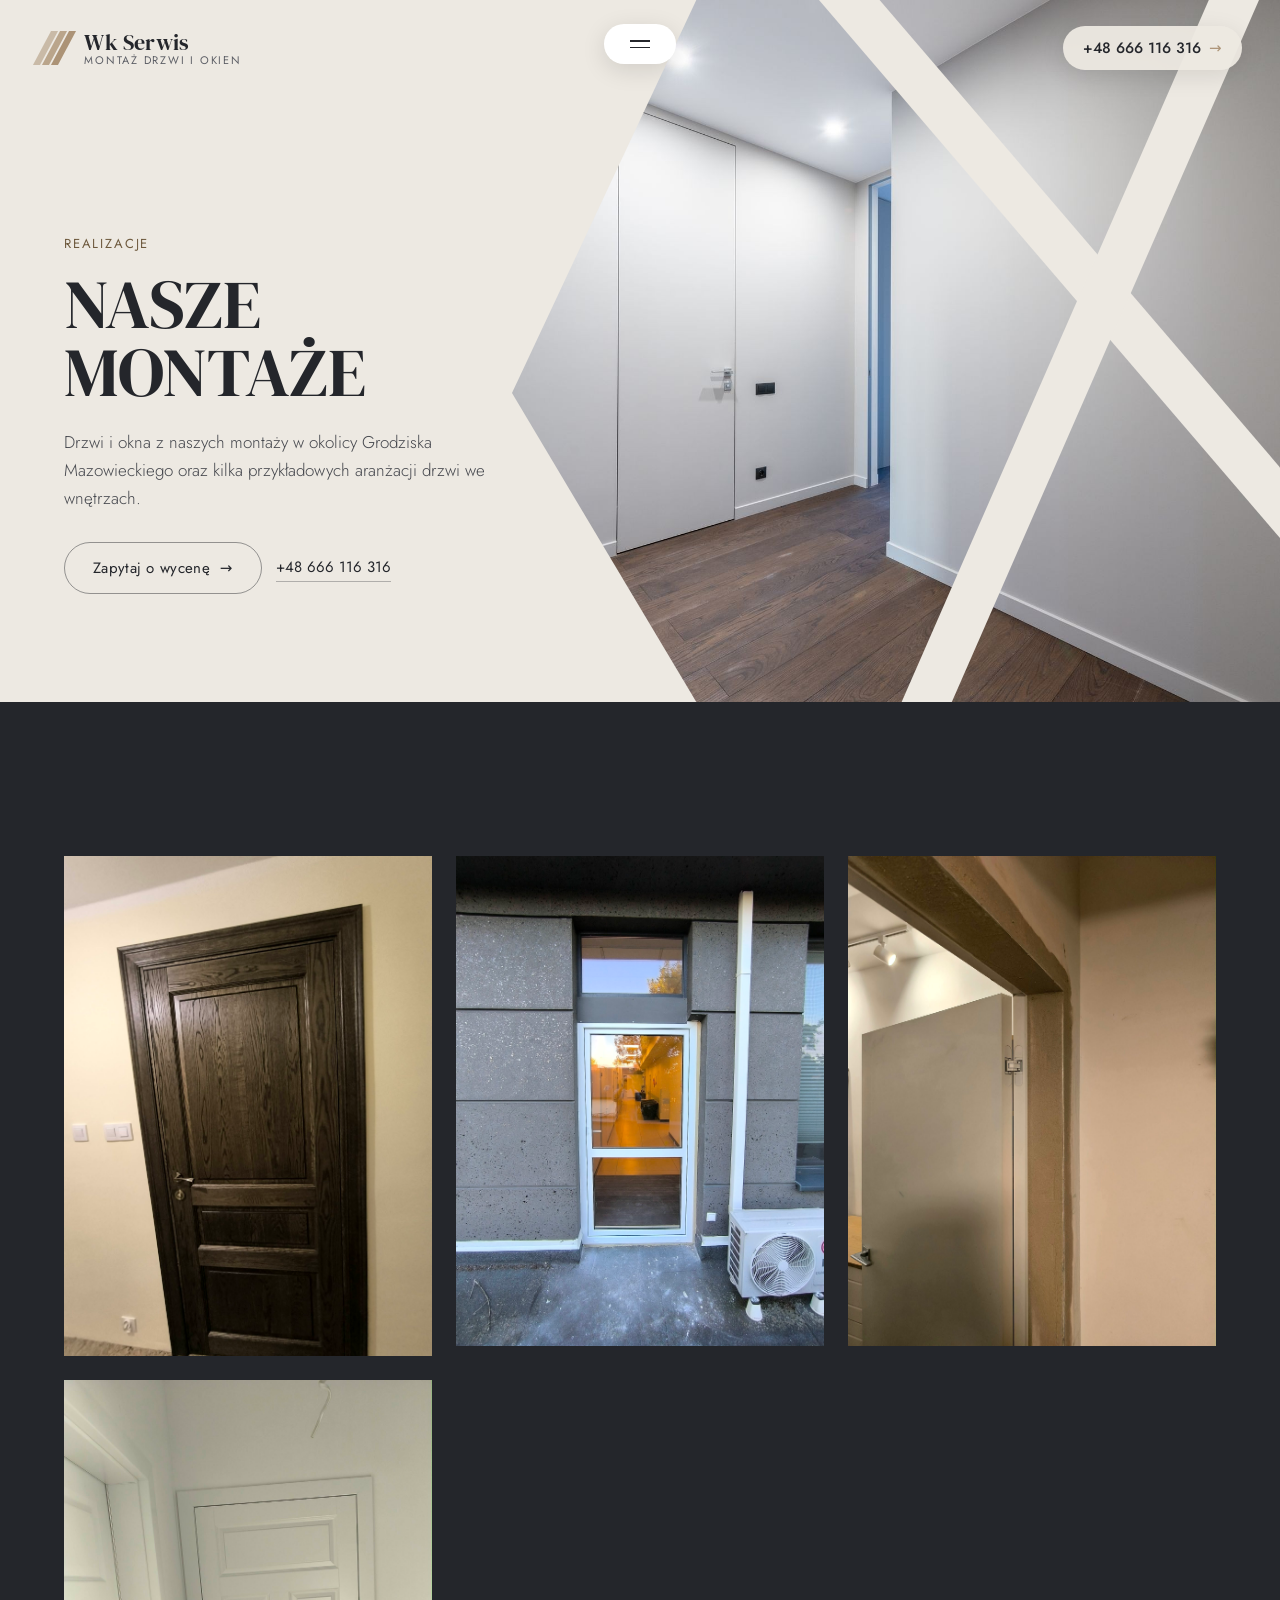
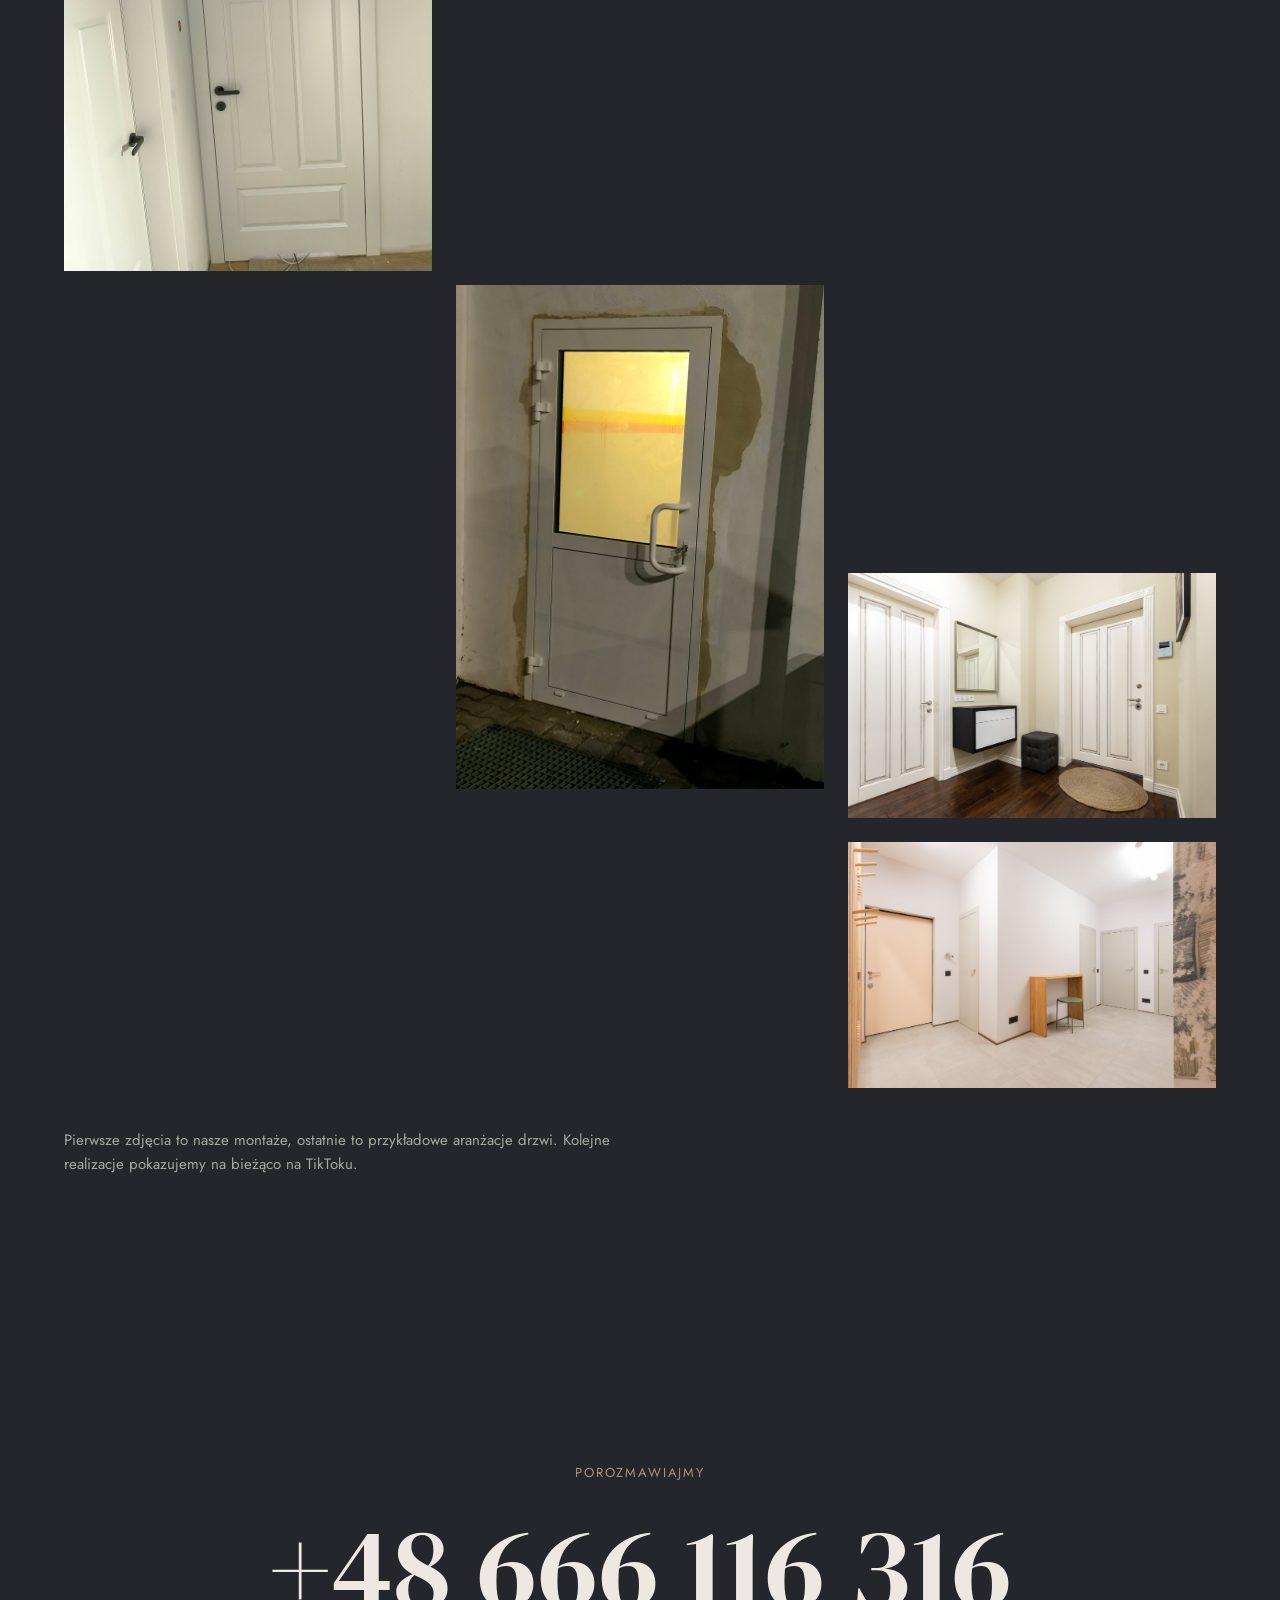
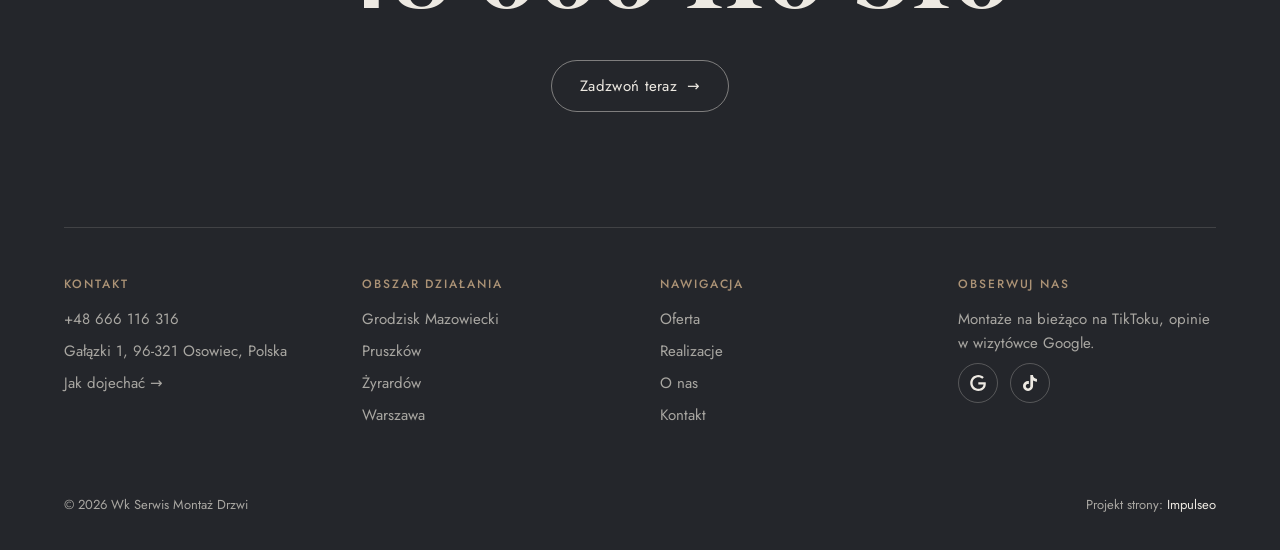
<file: realizacje.html>
<!DOCTYPE html>
<html lang="pl">
<head>
<meta charset="UTF-8">
<meta name="theme-color" content="#ede9e2">
<meta name="viewport" content="width=device-width, initial-scale=1.0">
<title>Realizacje - Wk Serwis Montaż Drzwi</title>
<meta name="description" content="Realizacje Wk Serwis Montaż Drzwi: Drzwi wewnętrzne w ciemnym dekorze, Białe drzwi pokojowe, Drzwi bezprzylgowe w linii ściany, Drzwi zewnętrzne z przeszkleniem, Drzwi na korytarzu z doświetlem">
<link rel="canonical" href="https://kris20032.github.io/wk-serwis-montaz-drzwi/realizacje.html">
<meta name="robots" content="noindex, nofollow">
<meta property="og:type" content="website">
<meta property="og:locale" content="pl_PL">
<meta property="og:site_name" content="Wk Serwis Montaż Drzwi">
<meta property="og:title" content="Realizacje - Wk Serwis Montaż Drzwi">
<meta property="og:description" content="Realizacje Wk Serwis Montaż Drzwi: Drzwi wewnętrzne w ciemnym dekorze, Białe drzwi pokojowe, Drzwi bezprzylgowe w linii ściany, Drzwi zewnętrzne z przeszkleniem, Drzwi na korytarzu z doświetlem">
<meta property="og:url" content="https://kris20032.github.io/wk-serwis-montaz-drzwi/realizacje.html">
<meta property="og:image" content="https://kris20032.github.io/wk-serwis-montaz-drzwi/img/og.jpg">
<meta property="og:image:width" content="1200">
<meta property="og:image:height" content="630">
<meta name="twitter:card" content="summary_large_image">
<link rel="preconnect" href="https://fonts.googleapis.com">
<link rel="preconnect" href="https://fonts.gstatic.com" crossorigin>
<link href="https://fonts.googleapis.com/css2?family=DM+Serif+Display&family=Jost:wght@300;400;500&display=swap" rel="stylesheet">
<link rel="stylesheet" href="assets/styles.css?v=20261020">
</head>
<body>

<header class="topbar">
  <a class="brand" href="index.html" aria-label="Wk Serwis Montaż Drzwi - strona główna"><span class="brand-mark" aria-hidden="true"><i></i><i></i><i></i></span><span class="brand-txt"><b>Wk Serwis</b><small>Montaż drzwi i&nbsp;okien</small></span></a>
  <a class="top-phone" href="tel:+48666116316" aria-label="Zadzwoń +48 666 116 316"><span class="txt">+48 666 116 316</span><span class="arr">→</span><span class="ico" aria-hidden="true"><svg width="16" height="16" viewBox="0 0 24 24" fill="none" aria-hidden="true"><path d="M6.6 10.8a15.5 15.5 0 0 0 6.6 6.6l2.2-2.2a1 1 0 0 1 1-.24 11.4 11.4 0 0 0 3.6.58 1 1 0 0 1 1 1V20a1 1 0 0 1-1 1A17 17 0 0 1 3 4a1 1 0 0 1 1-1h3.5a1 1 0 0 1 1 1c0 1.25.2 2.46.58 3.6a1 1 0 0 1-.25 1l-2.23 2.2Z" fill="currentColor"/></svg></span></a>
</header>
<button class="menu-pill" aria-label="Menu" aria-expanded="false"><span></span><span></span></button>
<div class="menu" role="dialog" aria-label="Menu">
  <div class="wrap menu-grid">
    <nav class="menu-links">
      <a href="index.html">Strona główna</a>
      <a href="oferta.html">Oferta</a>
      <a href="realizacje.html" aria-current="page">Realizacje</a>
      <a href="o-nas.html">O&nbsp;nas</a>
      <a href="kontakt.html">Kontakt</a>
    </nav>
    <div class="menu-side">
      <span class="kicker">Kontakt</span>
      <a href="tel:+48666116316">+48 666 116 316</a>
      <span>Gałązki 1, 96-321 Osowiec, Polska</span>
      <span>Grodzisk Mazowiecki · Pruszków · Żyrardów · Warszawa</span>
      <a href="kontakt.html" class="pill pill-light" style="align-self:flex-start;margin-top:10px">Zapytaj o&nbsp;wycenę <span class="arr">→</span></a>
    </div>
  </div>
</div>

<main>
<section class="hero sub">
  <div class="hero-art">
    <img src="img/g11.jpg" alt="Jasny korytarz z drzwiami wewnętrznymi" width="1880" height="1255" fetchpriority="high" decoding="async">
    <svg class="hero-x" viewBox="0 0 100 100" preserveAspectRatio="none" aria-hidden="true"><line x1="40" y1="-5" x2="105" y2="78"/><line x1="96" y1="-5" x2="52" y2="105"/></svg>
  </div>
  <div class="wrap hero-copy">
    <div class="inner reveal">
      <span class="kicker">Realizacje</span>
      <h1>Nasze<br>montaże</h1>
      <p class="lead">Drzwi i&nbsp;okna z&nbsp;naszych montaży w&nbsp;okolicy Grodziska Mazowieckiego oraz kilka przykładowych aranżacji drzwi we wnętrzach.</p>
      <div class="hero-actions">
        <a href="kontakt.html" class="pill pill-dark">Zapytaj o&nbsp;wycenę <span class="arr">→</span></a>
        <a href="tel:+48666116316" class="tel-link">+48 666 116 316</a>
      </div>
    </div>
  </div>
</section>

<section class="sec dark">
  <div class="wrap">
    <div class="masonry">
      <figure class="reveal"><img src="img/g1.jpg" alt="Wk Serwis Montaż Drzwi - realizacja" width="1502" height="2044" decoding="async"></figure>
      <figure class="reveal"><img src="img/g2.jpg" alt="Wk Serwis Montaż Drzwi - realizacja" width="1600" height="2133" decoding="async"></figure>
      <figure class="reveal"><img src="img/g3.jpg" alt="Wk Serwis Montaż Drzwi - realizacja" width="1510" height="2052" decoding="async"></figure>
      <figure class="reveal"><img src="img/g4.jpg" alt="Wk Serwis Montaż Drzwi - realizacja" width="1600" height="2133" decoding="async"></figure>
      <figure class="reveal"><img src="img/g5.jpg" alt="Wk Serwis Montaż Drzwi - realizacja" width="1600" height="2133" decoding="async"></figure>
      <figure class="reveal"><img src="img/g6.jpg" alt="Wk Serwis Montaż Drzwi - realizacja" width="1484" height="2032" decoding="async"></figure>
      <figure class="reveal"><img src="img/g7.jpg" alt="Wk Serwis Montaż Drzwi - realizacja" width="1600" height="2133" decoding="async"></figure>
      <figure class="reveal"><img src="img/g8.jpg" alt="Wk Serwis Montaż Drzwi - realizacja" width="1160" height="756" decoding="async"></figure>
      <figure class="reveal"><img src="img/g9.jpg" alt="Wk Serwis Montaż Drzwi - realizacja" width="1200" height="800" decoding="async"></figure>
      <figure class="reveal"><img src="img/g10.jpg" alt="Wk Serwis Montaż Drzwi - realizacja" loading="lazy" width="1200" height="800" decoding="async"></figure>
      <figure class="reveal"><img src="img/g12.jpg" alt="Wk Serwis Montaż Drzwi - realizacja" loading="lazy" width="1880" height="1255" decoding="async"></figure>
      <figure class="reveal"><img src="img/g13.jpg" alt="Wk Serwis Montaż Drzwi - realizacja" loading="lazy" width="1880" height="1255" decoding="async"></figure>
    </div>
    <p class="note reveal" style="color:var(--muted-dark)">Pierwsze zdjęcia to nasze montaże, ostatnie to przykładowe aranżacje drzwi. Kolejne realizacje pokazujemy na bieżąco na TikToku.</p>
  </div>
</section>
</main>

<footer>
  <div class="wrap">
    <div class="f-cta reveal">
      <span class="kicker">Porozmawiajmy</span>
      <a class="f-phone" href="tel:+48666116316">+48 666 116 316</a>
      <a class="pill pill-light" href="tel:+48666116316">Zadzwoń teraz <span class="arr">→</span></a>
    </div>
    <div class="f-grid">
      <div class="f-col">
        <h4>Kontakt</h4>
        <a href="tel:+48666116316">+48 666 116 316</a>
        <p>Gałązki 1, 96-321 Osowiec, Polska</p>
        <a href="https://maps.google.com/?cid=6855969109959741262&g_mp=Cidnb29nbGUubWFwcy5wbGFjZXMudjEuUGxhY2VzLlNlYXJjaFRleHQQAhgEIAA" target="_blank" rel="noopener">Jak dojechać →</a>
      </div>
      <div class="f-col">
        <h4>Obszar działania</h4>
        <p>Grodzisk Mazowiecki</p>
        <p>Pruszków</p>
        <p>Żyrardów</p>
        <p>Warszawa</p>
      </div>
      <div class="f-col">
        <h4>Nawigacja</h4>
        <a href="oferta.html">Oferta</a>
        <a href="realizacje.html">Realizacje</a>
        <a href="o-nas.html">O&nbsp;nas</a>
        <a href="kontakt.html">Kontakt</a>
      </div>
      <div class="f-col">
        <h4>Obserwuj nas</h4>
        <p>Montaże na bieżąco na TikToku, opinie w&nbsp;wizytówce Google.</p>
        <div class="foot-soc">
          <a class="soc" href="https://maps.google.com/?cid=6855969109959741262&g_mp=Cidnb29nbGUubWFwcy5wbGFjZXMudjEuUGxhY2VzLlNlYXJjaFRleHQQAhgEIAA" target="_blank" rel="noopener" aria-label="Google - Wk Serwis Montaż Drzwi"><svg viewBox="0 0 24 24" aria-hidden="true" focusable="false"><path d="M12.48 10.92v3.28h7.84c-.24 1.84-.853 3.187-1.787 4.133-1.147 1.147-2.933 2.4-6.053 2.4-4.827 0-8.6-3.893-8.6-8.72s3.773-8.72 8.6-8.72c2.6 0 4.507 1.027 5.907 2.347l2.307-2.307C18.747 1.44 16.133 0 12.48 0 5.867 0 .307 5.387.307 12s5.56 12 12.173 12c3.573 0 6.267-1.173 8.373-3.36 2.16-2.16 2.84-5.213 2.84-7.667 0-.76-.053-1.467-.173-2.053H12.48z" fill="currentColor"/></svg></a>
          <a class="soc" href="https://www.tiktok.com/@krzysztof.waclawek" target="_blank" rel="noopener" aria-label="TikTok - Wk Serwis Montaż Drzwi"><svg viewBox="0 0 24 24" aria-hidden="true" focusable="false"><path d="M12.525.02c1.31-.02 2.61-.01 3.91-.02.08 1.53.63 3.09 1.75 4.17 1.12 1.11 2.7 1.62 4.24 1.79v4.03c-1.44-.05-2.89-.35-4.2-.97-.57-.26-1.1-.59-1.62-.93-.01 2.92.01 5.84-.02 8.75-.08 1.4-.54 2.79-1.35 3.94-1.31 1.92-3.58 3.17-5.91 3.21-1.43.08-2.86-.31-4.08-1.03-2.02-1.19-3.44-3.37-3.65-5.71-.02-.5-.03-1-.01-1.49.18-1.9 1.12-3.72 2.58-4.96 1.66-1.44 3.98-2.13 6.15-1.72.02 1.48-.04 2.96-.04 4.44-.99-.32-2.15-.23-3.02.37-.63.41-1.11 1.04-1.36 1.75-.21.51-.15 1.07-.14 1.61.24 1.64 1.82 3.02 3.5 2.87 1.12-.01 2.19-.66 2.77-1.61.19-.33.4-.67.41-1.06.1-1.79.06-3.57.07-5.36.01-4.03-.01-8.05.02-12.07z" fill="currentColor"/></svg></a>
        </div>
      </div>
    </div>
    <div class="f-bot">
      <span>© 2026 Wk Serwis Montaż Drzwi</span>
      <span>Projekt strony: <a class="foot-credit" href="https://impulseo.pl" target="_blank" rel="noopener">Impulseo</a></span>
    </div>
  </div>
</footer>
<div class="sticky-reserve"><a class="sr-book" href="kontakt.html">Zapytaj o&nbsp;wycenę</a><a class="sr-call" href="tel:+48666116316" aria-label="Zadzwoń"><svg width="16" height="16" viewBox="0 0 24 24" fill="none" aria-hidden="true"><path d="M6.6 10.8a15.5 15.5 0 0 0 6.6 6.6l2.2-2.2a1 1 0 0 1 1-.24 11.4 11.4 0 0 0 3.6.58 1 1 0 0 1 1 1V20a1 1 0 0 1-1 1A17 17 0 0 1 3 4a1 1 0 0 1 1-1h3.5a1 1 0 0 1 1 1c0 1.25.2 2.46.58 3.6a1 1 0 0 1-.25 1l-2.23 2.2Z" fill="currentColor"/></svg></a></div>
<div class="demo-wazne" data-do="2026-10-26" data-cykl="3" hidden><svg class="dw-ico" width="13" height="13" viewBox="0 0 24 24" fill="none" aria-hidden="true"><circle cx="12" cy="12" r="8.6" stroke="currentColor" stroke-width="1.8"/><path d="M12 7.2V12l3.3 2" stroke="currentColor" stroke-width="1.8" stroke-linecap="round"/></svg><span class="dw-txt"></span></div>

<script src="assets/main.js?v=20261020"></script>
</body>
</html>
</file>
<file: assets/styles.css>
/* Wk Serwis - układ wzorowany na klindworthroofing.com (prośba Szymona 20.10.2026):
   beż + grafit + złoto, szeryfowe wersaliki, ukośny kadr hero z pasami „X",
   wielkie słowa-przerywniki, karuzela usług, slider procesu, stopka z dużym telefonem. */
:root{
  --paper:#ede9e2;
  --paper-2:#e4ded4;
  --ink:#24262b;
  --ink-2:#2d3036;
  --ink-3:#383b42;
  --gold:#ac9376;
  --gold-d:#8f7759;
  --gold-txt:#6e5a3e;
  --accent:#ac9376;
  --accent-d:#8f7759;
  --accent-soft:#d8cbb9;
  --text:#24262b;
  --muted:#5d5f66;
  --muted-dark:#a9a7a2;
  --serif:"DM Serif Display",Georgia,"Times New Roman",serif;
  --sans:"Jost",system-ui,-apple-system,"Segoe UI",sans-serif;
  --wrap:1280px;
  --pad:clamp(20px,5vw,80px);
  --ease:cubic-bezier(.22,.61,.36,1);
}
*,*::before,*::after{box-sizing:border-box}
html{-webkit-text-size-adjust:100%;scroll-behavior:smooth}
body{margin:0;background:var(--paper);color:var(--text);font-family:var(--sans);font-weight:400;font-size:17px;line-height:1.6;-webkit-font-smoothing:antialiased;overflow-x:hidden}
img{max-width:100%;height:auto;display:block}
a{color:inherit;text-decoration:none}
h1,h2,h3,h4{font-family:var(--serif);font-weight:400;margin:0;line-height:1.08;letter-spacing:-.005em}
p{margin:0}
.wrap{max-width:var(--wrap);margin:0 auto;padding:0 var(--pad)}
.kicker{display:inline-block;font-size:13px;letter-spacing:.14em;text-transform:uppercase;color:var(--gold-txt)}
.dark .kicker,footer .kicker,.menu .kicker,.c-box .kicker{color:var(--gold)}
.arr{display:inline-block;transition:transform .3s var(--ease)}
a:hover .arr{transform:translateX(4px)}

/* ---------- przyciski: cienka obwódka, kształt pigułki ---------- */
.pill{display:inline-flex;align-items:center;gap:10px;padding:13px 28px;border:1px solid currentColor;border-radius:999px;font-size:15px;letter-spacing:.02em;transition:background .3s var(--ease),color .3s var(--ease),border-color .3s var(--ease)}
.pill-dark{color:var(--ink);border-color:rgba(36,38,43,.45)}
.pill-dark:hover{background:var(--ink);color:var(--paper);border-color:var(--ink)}
.pill-light{color:var(--paper);border-color:rgba(237,233,226,.45)}
.pill-light:hover{background:var(--paper);color:var(--ink);border-color:var(--paper)}
.pill-gold{color:var(--gold-txt);border-color:var(--gold)}
.pill-gold:hover{background:var(--gold);color:#fff}

/* ---------- górny pasek: marka / pigułka menu / telefon ---------- */
.topbar{position:absolute;top:0;left:0;right:0;z-index:40;display:flex;align-items:center;justify-content:space-between;padding:26px clamp(20px,3vw,40px)}
.brand{display:flex;align-items:center;gap:12px;color:var(--ink)}
.brand-mark{width:34px;height:34px;flex:none;position:relative}
.brand-mark i{position:absolute;top:0;bottom:0;width:7px;background:var(--gold);transform:skewX(-28deg)}
.brand-mark i:nth-child(1){left:4px;opacity:.55}
.brand-mark i:nth-child(2){left:13px;opacity:.8}
.brand-mark i:nth-child(3){left:22px}
.brand-txt{display:flex;flex-direction:column;line-height:1.1}
.brand-txt b{font-family:var(--serif);font-weight:400;font-size:22px;letter-spacing:.01em}
.brand-txt small{font-size:11px;letter-spacing:.16em;text-transform:uppercase;color:var(--muted)}
.top-phone{display:inline-flex;align-items:center;gap:8px;font-size:15px;font-weight:500;color:var(--ink);background:rgba(237,233,226,.94);padding:10px 20px;border-radius:999px;box-shadow:0 6px 24px rgba(0,0,0,.1)}
.top-phone .ico{display:none}
.top-phone .arr{color:var(--gold)}
.menu-pill{position:fixed;top:24px;left:50%;transform:translateX(-50%);z-index:60;width:72px;height:40px;border-radius:999px;border:0;background:#fff;box-shadow:0 6px 24px rgba(0,0,0,.12);cursor:pointer;display:flex;flex-direction:column;align-items:center;justify-content:center;gap:5px;transition:background .3s}
.menu-pill span{display:block;width:20px;height:1.5px;background:var(--ink);transition:transform .35s var(--ease)}
.menu-open .menu-pill span:nth-child(1){transform:translateY(3.3px) rotate(45deg)}
.menu-open .menu-pill span:nth-child(2){transform:translateY(-3.3px) rotate(-45deg)}

.menu{position:fixed;inset:0;z-index:55;background:var(--ink);color:var(--paper);display:none;align-items:center}
.menu-open .menu{display:flex;animation:menuIn .45s var(--ease)}
@keyframes menuIn{from{opacity:0}to{opacity:1}}
.menu-open{overflow:hidden}
.menu-grid{display:grid;grid-template-columns:1.4fr 1fr;gap:60px;width:100%;align-items:end}
.menu-links{display:flex;flex-direction:column;gap:4px}
.menu-links a{font-family:var(--serif);font-size:clamp(40px,6.5vw,88px);line-height:1.05;text-transform:uppercase;color:var(--paper);transition:color .25s}
.menu-links a:hover,.menu-links a[aria-current]{color:var(--gold)}
.menu-side{display:flex;flex-direction:column;gap:14px;font-size:16px;color:var(--muted-dark)}
.menu-side a{color:var(--paper)}
.menu-side .kicker{margin-bottom:4px}

/* ---------- HERO: beż, tekst z lewej, ukośny kadr zdjęcia z pasami „X" ---------- */
.hero{position:relative;min-height:100vh;min-height:100svh;background:var(--paper);overflow:hidden;display:flex;align-items:flex-end}
.hero-art{position:absolute;top:0;right:0;bottom:0;width:60%}
.hero-art img{width:100%;height:100%;object-fit:cover;clip-path:polygon(24% 0,100% 0,100% 100%,24% 100%,0 56%)}
.hero-x{position:absolute;inset:0;width:100%;height:100%;pointer-events:none}
.hero-x line{stroke:var(--paper);stroke-width:46;vector-effect:non-scaling-stroke}
.hero-copy{position:relative;z-index:2;padding-bottom:clamp(60px,12vh,140px);width:100%}
.hero-copy .inner{max-width:min(520px,38vw)}
.hero-copy .kicker{line-height:1.7}
.hero h1{font-size:clamp(46px,6.2vw,92px);text-transform:uppercase;line-height:.98;margin:14px 0 22px;color:var(--ink)}
.hero p.lead{font-size:17px;line-height:1.65;color:#45474d;max-width:470px;margin-bottom:30px;font-weight:300}
.hero-actions{display:flex;flex-wrap:wrap;gap:14px;align-items:center}
.hero-actions .tel-link{font-size:15px;color:var(--ink);border-bottom:1px solid rgba(36,38,43,.3);padding-bottom:2px}
.hero.sub{min-height:78vh;min-height:78svh}
.hero.sub h1{font-size:clamp(42px,5.4vw,80px)}

/* ---------- sekcje ciemne / jasne ---------- */
.dark{background:var(--ink);color:var(--paper)}
.sec{padding:clamp(80px,12vw,160px) 0}

/* „CO ROBIMY": pionowy podpis + duży akapit */
.intro{display:grid;grid-template-columns:120px 1fr;gap:clamp(30px,6vw,110px);max-width:1060px;margin:0 auto}
.vlabel{writing-mode:vertical-rl;transform:rotate(180deg);justify-self:end;font-size:13px;letter-spacing:.16em;text-transform:uppercase;color:var(--gold)}
.intro p{font-size:clamp(20px,2.1vw,27px);line-height:1.5;font-weight:300}
.dark .intro p{color:var(--paper)}

/* dwie karty asymetryczne */
.duo{display:grid;grid-template-columns:1.65fr 1fr;gap:clamp(30px,6vw,90px);margin-top:clamp(70px,9vw,120px);align-items:start}
.duo-card figure{margin:0;overflow:hidden}
.duo-card img{width:100%;aspect-ratio:3/2;object-fit:cover;transition:transform 1.1s var(--ease)}
.duo-card:hover img{transform:scale(1.04)}
.duo-card:nth-child(2) img{aspect-ratio:3/2}
.duo-card .cap{margin-top:20px;font-size:16px}
.duo-card .cap b{font-weight:400;display:flex;gap:8px;align-items:center}
.duo-card .cap b .arr{color:var(--gold)}
.duo-card .cap span{color:var(--muted-dark);font-size:15px}

/* wielkie słowo-przerywnik */
.giant{font-family:var(--serif);text-transform:uppercase;text-align:center;line-height:.82;letter-spacing:-.01em;color:var(--paper);white-space:nowrap;margin:0;user-select:none}
.giant.g-work{font-size:clamp(64px,16vw,250px);padding-top:clamp(90px,12vw,170px)}
.giant.g-kudos{font-size:clamp(64px,19vw,290px)}

/* realizacje: stos przyklejanych kart */
.stack{display:flex;flex-direction:column;gap:5vh;margin-top:clamp(40px,6vw,80px)}
.proj{position:sticky;top:5vh;height:86vh;min-height:520px;background:var(--ink-2);display:grid;grid-template-columns:1.1fr 1fr;overflow:hidden;box-shadow:0 -20px 60px rgba(0,0,0,.25)}
.proj-copy{padding:clamp(28px,4vw,60px);display:flex;flex-direction:column;justify-content:flex-start;gap:clamp(14px,2vw,26px)}
.proj-copy p{margin-top:auto}
.proj-copy h3{font-size:clamp(40px,5.6vw,86px);text-transform:uppercase;line-height:.95;color:var(--paper)}
.proj-copy .num{font-family:var(--serif);font-size:20px;color:var(--gold)}
.proj-copy p{color:var(--muted-dark);max-width:380px;font-size:16px}
.proj figure{margin:0;height:100%;overflow:hidden}
.proj img{width:100%;height:100%;object-fit:cover}
.stack-cta{text-align:center;margin-top:clamp(50px,7vw,90px)}

/* usługi: nagłówek + karuzela */
.guide h2{font-size:clamp(30px,3.6vw,48px);text-align:center;max-width:720px;margin:0 auto;line-height:1.18}
.carousel{position:relative;margin-top:clamp(50px,6vw,80px)}
.car-track{display:flex;gap:clamp(24px,4vw,64px);overflow-x:auto;scroll-snap-type:x mandatory;scrollbar-width:none;padding-right:var(--pad)}
.car-track::-webkit-scrollbar{display:none}
.svc{flex:0 0 clamp(270px,30vw,380px);scroll-snap-align:start}
.svc figure{margin:0;overflow:hidden}
.svc img{width:100%;aspect-ratio:4/5;object-fit:cover;transition:transform 1.1s var(--ease)}
.svc:hover img{transform:scale(1.04)}
.svc h3{font-family:var(--sans);font-size:17px;font-weight:500;margin:22px 0 8px;display:flex;gap:8px;align-items:center}
.svc h3 .arr{color:var(--gold)}
.svc p{font-size:15px;color:var(--muted);line-height:1.6}
.car-nav{display:flex;flex-direction:row-reverse;justify-content:flex-start;gap:12px;margin-bottom:26px}
.car-btn{width:48px;height:48px;border-radius:50%;border:1px solid rgba(36,38,43,.35);background:var(--paper);color:var(--ink);font-size:18px;cursor:pointer;display:flex;align-items:center;justify-content:center;transition:background .25s,color .25s}
.car-btn:hover{background:var(--ink);color:var(--paper)}
.dark .car-btn{background:transparent;border-color:rgba(237,233,226,.35);color:var(--paper)}
.dark .car-btn:hover{background:var(--paper);color:var(--ink)}
.car-bar{height:1px;background:rgba(36,38,43,.15);margin-top:44px;position:relative}
.car-bar i{position:absolute;left:0;top:-1px;height:3px;width:20%;background:var(--ink);transition:left .3s var(--ease),width .3s}
.guide-cta{text-align:center;margin-top:50px}

/* pas pełnej szerokości: okno na nieruchome zdjęcie (clip-path) */
.stopklatka{position:relative;height:clamp(380px,78vh,820px);clip-path:inset(0 0 0 0);overflow:hidden}
.stk-bg{position:fixed;inset:0;background-size:cover;background-position:center;z-index:-1}
.stopklatka:not(.on) .stk-bg{display:none}
.stopklatka::after{content:"";position:absolute;left:0;right:0;bottom:0;height:40%;background:linear-gradient(transparent,var(--ink))}

/* proces: slider w stylu opinii */
.proces{padding-top:clamp(70px,9vw,120px)}
.proc-grid{display:grid;grid-template-columns:1fr 1fr;gap:clamp(30px,6vw,100px);align-items:center;position:relative}
.proc-slides{position:relative;min-height:320px}
.proc-slide{position:absolute;inset:0;opacity:0;transform:translateY(14px);transition:opacity .6s var(--ease),transform .6s var(--ease);pointer-events:none}
.proc-slide.on{opacity:1;transform:none;position:relative;pointer-events:auto}
.proc-slide blockquote{margin:0;font-family:var(--serif);font-size:clamp(26px,2.9vw,40px);line-height:1.22;color:var(--paper)}
.proc-slide .who{margin-top:26px;font-size:14px;letter-spacing:.12em;text-transform:uppercase;color:var(--gold)}
.proc-side{display:flex;align-items:flex-start;gap:24px}
.proc-imgs{position:relative;flex:1;aspect-ratio:1/1;overflow:hidden}
.proc-imgs img{position:absolute;inset:0;width:100%;height:100%;object-fit:cover;opacity:0;transition:opacity .8s var(--ease)}
.proc-imgs img.on{opacity:1}
.proc-ctrl{display:flex;flex-direction:column;gap:14px;align-items:center}
.proc-count{font-family:var(--serif);font-size:18px;color:var(--paper);margin-bottom:6px;white-space:nowrap}
.proc-count .pc-all{color:var(--muted-dark)}
.proc-head{margin-bottom:34px}

/* obszar działania zamiast odznak */
.areas{display:flex;flex-wrap:wrap;justify-content:center;gap:18px 46px;margin:0;padding:clamp(40px,5vw,60px) 0 clamp(40px,5vw,60px)}
.areas li{list-style:none;font-family:var(--serif);font-size:clamp(22px,2.4vw,32px);color:var(--paper);display:flex;align-items:center}
.areas li+li::before{content:"";display:inline-block;width:7px;height:7px;background:var(--gold);transform:rotate(45deg);margin-right:46px}
.areas-wrap{text-align:center}

/* ---------- podstrony ---------- */
.rows{display:flex;flex-direction:column;gap:clamp(70px,9vw,130px)}
.row{display:grid;grid-template-columns:1fr 1fr;gap:clamp(30px,6vw,100px);align-items:center}
.row.rev .row-art{order:2}
.row-art{margin:0;overflow:hidden}
.row-art img{width:100%;aspect-ratio:4/5;object-fit:cover;transition:transform 1.1s var(--ease)}
.row:hover .row-art img{transform:scale(1.03)}
.row .num{font-family:var(--serif);font-size:20px;color:var(--gold-txt)}
.row h2{font-size:clamp(34px,4vw,58px);text-transform:uppercase;margin:12px 0 20px;line-height:1}
.row p{color:var(--muted);font-size:17px;max-width:480px;margin-bottom:28px;font-weight:300}

.masonry{columns:3 300px;column-gap:24px}
.masonry figure{margin:0 0 24px;break-inside:avoid;overflow:hidden}
.masonry img{width:100%;height:auto;transition:transform 1.1s var(--ease)}
.masonry figure:hover img{transform:scale(1.03)}
.note{margin-top:40px;font-size:15px;color:var(--muted);max-width:62ch}

.split{display:grid;grid-template-columns:1fr 1fr;gap:clamp(30px,6vw,100px);align-items:center}
.split figure{margin:0;overflow:hidden}
.split img{width:100%;aspect-ratio:4/5;object-fit:cover}
.split h2{font-size:clamp(32px,3.6vw,52px);margin:14px 0 24px;line-height:1.08}
.split p{color:var(--muted);font-weight:300;margin-bottom:18px}

.contact-grid{display:grid;grid-template-columns:1fr 1fr;gap:clamp(30px,6vw,100px);align-items:start}
.contact-grid h2{font-size:clamp(32px,3.6vw,52px);margin:14px 0 34px}
.c-row{padding:22px 0;border-top:1px solid rgba(36,38,43,.15)}
.c-row:last-child{border-bottom:1px solid rgba(36,38,43,.15)}
.c-row .lbl{font-size:12px;letter-spacing:.16em;text-transform:uppercase;color:var(--gold-txt);margin-bottom:6px}
.c-row .val{font-family:var(--serif);font-size:clamp(24px,2.4vw,32px);color:var(--ink)}
.c-box{background:var(--ink);color:var(--paper);padding:clamp(30px,4vw,56px)}
.c-box h3{font-size:clamp(28px,3vw,40px);margin:12px 0 16px}
.c-box p{color:var(--muted-dark);margin-bottom:30px;font-weight:300}
.map{width:100%;height:440px;border:0;display:block;filter:grayscale(.6) contrast(1.05)}

/* ---------- STOPKA: „POROZMAWIAJMY" + wielki telefon ---------- */
footer{background:var(--ink);color:var(--paper);padding:clamp(80px,10vw,140px) 0 34px}
.f-cta{text-align:center}
.f-phone{display:block;font-family:var(--serif);font-size:clamp(34px,9vw,140px);line-height:1;margin:26px 0 34px;color:var(--paper);transition:color .3s}
.f-phone:hover{color:var(--gold)}
.f-grid{display:grid;grid-template-columns:repeat(4,1fr);gap:40px;margin-top:clamp(80px,9vw,120px);padding-top:50px;border-top:1px solid rgba(237,233,226,.14)}
.f-col h4{font-family:var(--sans);font-size:12px;font-weight:500;letter-spacing:.16em;text-transform:uppercase;color:var(--gold);margin-bottom:16px}
.f-col a,.f-col p{display:block;font-size:15px;color:var(--muted-dark);margin-bottom:8px;transition:color .25s}
.f-col a:hover{color:var(--paper)}
.foot-soc{display:flex;gap:12px;margin-top:6px}
.soc{width:40px;height:40px;border-radius:50%;border:1px solid rgba(237,233,226,.25);display:flex!important;align-items:center;justify-content:center;color:var(--paper)!important;margin:0!important;transition:background .25s,color .25s}
.soc svg{width:16px;height:16px}
.soc:hover{background:var(--paper);color:var(--ink)!important}
.f-bot{display:flex;justify-content:space-between;flex-wrap:wrap;gap:10px;margin-top:60px;font-size:13px;color:var(--muted-dark)}
.f-bot a{color:var(--paper)}

/* ---------- pasek mobilny + licznik dema ---------- */
.sticky-reserve{display:none}
.demo-wazne{position:fixed;left:16px;bottom:16px;z-index:50;display:flex;align-items:center;gap:8px;background:rgba(36,38,43,.92);color:var(--paper);font-size:12px;padding:8px 14px;border-radius:999px;transform:translateY(20px);opacity:0;pointer-events:none;transition:transform .45s var(--ease),opacity .45s;backdrop-filter:blur(6px)}
.demo-wazne.is-on{transform:none;opacity:1;pointer-events:auto}
.demo-wazne b{font-weight:500}
.demo-wazne .dw-zeg{color:var(--gold);font-variant-numeric:tabular-nums}
.demo-wazne[hidden]{display:none}

/* ---------- pojawianie się ---------- */
.reveal{opacity:0;transform:translateY(28px);transition:opacity .9s var(--ease),transform .9s var(--ease)}
.reveal.in{opacity:1;transform:none}
@media (prefers-reduced-motion:reduce){.reveal{opacity:1;transform:none;transition:none}html{scroll-behavior:auto}}

/* ---------- responsywność ---------- */
@media (max-width:960px){
  .hero{flex-direction:column;align-items:stretch;min-height:auto}
  .hero-copy{order:1;padding-top:130px;padding-bottom:40px}
  .hero-copy .inner{max-width:560px}
  .hero-art{position:relative;order:2;width:100%;height:58vh;height:58svh;min-height:340px}
  .hero-art img{clip-path:polygon(0 14%,50% 0,100% 14%,100% 100%,0 100%)}
  .hero.sub .hero-art{height:44vh;height:44svh}
  .intro{grid-template-columns:1fr}
  .vlabel{writing-mode:horizontal-tb;transform:none;justify-self:start}
  .duo{grid-template-columns:1fr}
  .proj{grid-template-columns:1fr;grid-template-rows:auto 1fr;height:84vh}
  .proj-copy{gap:14px}
  .proj-copy p{display:none}
  .proc-grid{grid-template-columns:1fr}
  .row,.split,.contact-grid{grid-template-columns:1fr}
  .row.rev .row-art{order:0}
  .menu-grid{grid-template-columns:1fr;gap:40px}
  .f-grid{grid-template-columns:1fr 1fr}
}
@media (max-width:640px){
  body{font-size:16px}
  .topbar{padding:20px}
  .top-phone .txt,.top-phone .arr{display:none}
  .top-phone .ico{display:flex}
  .top-phone{width:42px;height:42px;padding:0;border-radius:50%;justify-content:center}
  .brand-txt b{font-size:19px}
  .hero-copy{padding-top:110px}
  .menu-pill{left:auto;right:74px;transform:none;top:21px}
  .f-grid{grid-template-columns:1fr}
  .areas li{gap:0}
  .areas li+li::before{display:none}
  .sticky-reserve{display:flex;position:fixed;left:12px;right:12px;bottom:12px;z-index:45;gap:8px;transition:transform .4s var(--ease)}
  .sticky-reserve.is-hidden{transform:translateY(160%)}
  .sr-book{flex:1;background:var(--ink);color:var(--paper);border-radius:999px;text-align:center;padding:14px;font-size:15px}
  .sr-call{width:50px;height:50px;border-radius:50%;background:var(--gold);color:#fff;display:flex;align-items:center;justify-content:center}
  footer{padding-bottom:calc(110px + env(safe-area-inset-bottom))}
  .demo-wazne{bottom:78px}
}

/* o nas: trzy zasady */
.trio{display:grid;grid-template-columns:repeat(3,1fr);gap:clamp(24px,4vw,60px);margin-top:clamp(50px,6vw,80px)}
.trio-card{border-top:1px solid rgba(237,233,226,.2);padding-top:26px}
.trio-card .num{font-family:var(--serif);font-size:20px;color:var(--gold)}
.trio-card h3{font-size:clamp(24px,2.2vw,30px);margin:12px 0 12px;color:var(--paper)}
.trio-card p{color:var(--muted-dark);font-size:16px;font-weight:300}
@media (max-width:960px){.trio{grid-template-columns:1fr}}
</file>
